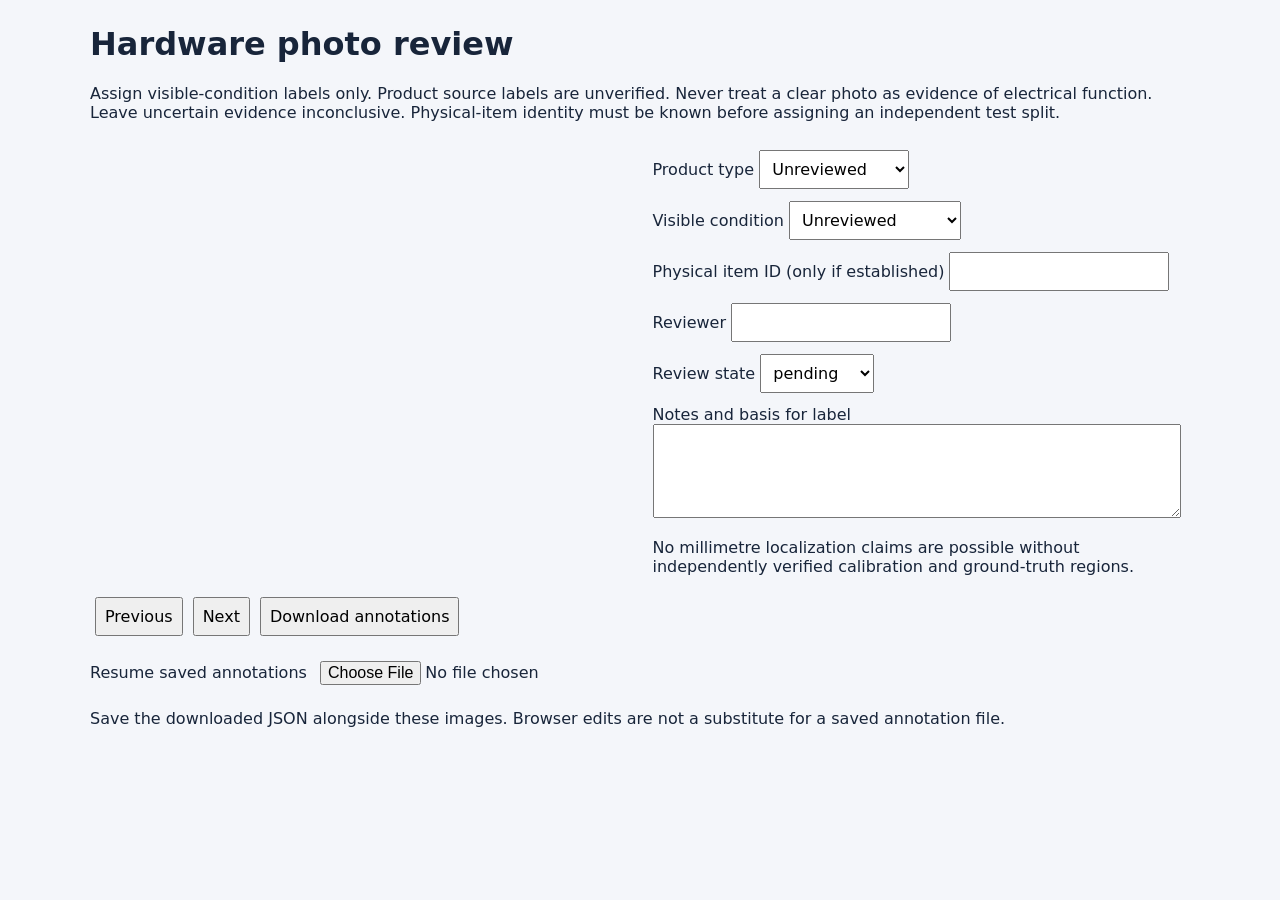
<file: evaluation/templates/images.html>
<!doctype html><meta charset="utf-8"><title>SmartRMA image annotation review</title><style>body{font:16px system-ui;max-width:1100px;margin:25px auto;background:#f4f6fa;color:#18253a}main{display:grid;grid-template-columns:1fr 1fr;gap:25px}img{width:100%;max-height:650px;object-fit:contain;background:white}label{display:block;margin:12px 0}input,select,textarea,button{font:inherit;padding:8px;max-width:100%}textarea{width:95%}button{margin:5px}small{display:block}#status{font-weight:bold}</style><h1>Hardware photo review</h1><p>Assign visible-condition labels only. Product source labels are unverified. Never treat a clear photo as evidence of electrical function. Leave uncertain evidence inconclusive. Physical-item identity must be known before assigning an independent test split.</p><p id="status"></p><main><div><img id="photo"><p id="source"></p></div><form id="form"><label>Product type <select name="product_type"><option value="">Unreviewed</option><option>graphics_card</option><option>motherboard</option><option>ram</option><option>ssd</option><option>other</option></select></label><label>Visible condition <select name="damage_label"><option value="">Unreviewed</option><option>burnt_socket</option><option>cracked_pcb</option><option>liquid_corrosion</option><option>contact_damage</option><option>clean_reference</option><option>other_damage</option><option>inconclusive</option><option>exclude</option></select></label><label>Physical item ID (only if established) <input name="physical_item_id"></label><label>Reviewer <input name="reviewer"></label><label>Review state <select name="review_state"><option>pending</option><option>approved</option><option>excluded</option></select></label><label>Notes and basis for label <textarea name="notes" rows="4"></textarea></label><p>No millimetre localization claims are possible without independently verified calibration and ground-truth regions.</p></form></main><button id="previous">Previous</button><button id="next">Next</button><button id="download">Download annotations</button><label>Resume saved annotations <input id="import" type="file" accept="application/json,.json"></label><p>Save the downloaded JSON alongside these images. Browser edits are not a substitute for a saved annotation file.</p><script>
const rows=__REVIEW_DATA__;let current=0;const form=document.querySelector('#form');const fields=['product_type','damage_label','physical_item_id','reviewer','review_state','notes'];
function save(){const r=rows[current];for(const f of fields)r[f]=form.elements[f].value||null;if(r.review_state==='approved'&&(!r.product_type||!r.damage_label||!r.reviewer)){alert('Approval requires product, condition and reviewer.');r.review_state='pending';}}
function show(){const r=rows[current];document.querySelector('#photo').src=r.path;document.querySelector('#status').textContent=`Image ${current+1} of ${rows.length} · ${rows.filter(x=>x.review_state==='approved').length} approved labels`;document.querySelector('#source').textContent=`Source type (unverified): ${r.source_product_type} · ${r.source} · ${r.license}`;for(const f of fields)form.elements[f].value=r[f]||'';document.querySelector('#previous').disabled=current===0;document.querySelector('#next').disabled=current===rows.length-1;}
for(const [id,step]of [['previous',-1],['next',1]])document.querySelector('#'+id).onclick=()=>{save();current+=step;show()};form.onsubmit=e=>e.preventDefault();document.querySelector('#download').onclick=()=>{save();const a=document.createElement('a');a.href=URL.createObjectURL(new Blob([JSON.stringify(rows,null,2)],{type:'application/json'}));a.download='image_annotations_reviewed.json';a.click();setTimeout(()=>URL.revokeObjectURL(a.href),1000)};document.querySelector('#import').onchange=async e=>{try{const imported=JSON.parse(await e.target.files[0].text());if(!Array.isArray(imported)||imported.length!==rows.length)throw Error('Wrong annotation set');const byId=new Map(imported.map(r=>[r.id,r]));if(byId.size!==rows.length||rows.some(r=>!byId.has(r.id)))throw Error('Annotation IDs do not match');for(const row of rows){const saved=byId.get(row.id);for(const key of [...fields])if(key in saved)row[key]=saved[key];}current=0;show();}catch(error){alert(error.message)}};show();
</script>
</file>
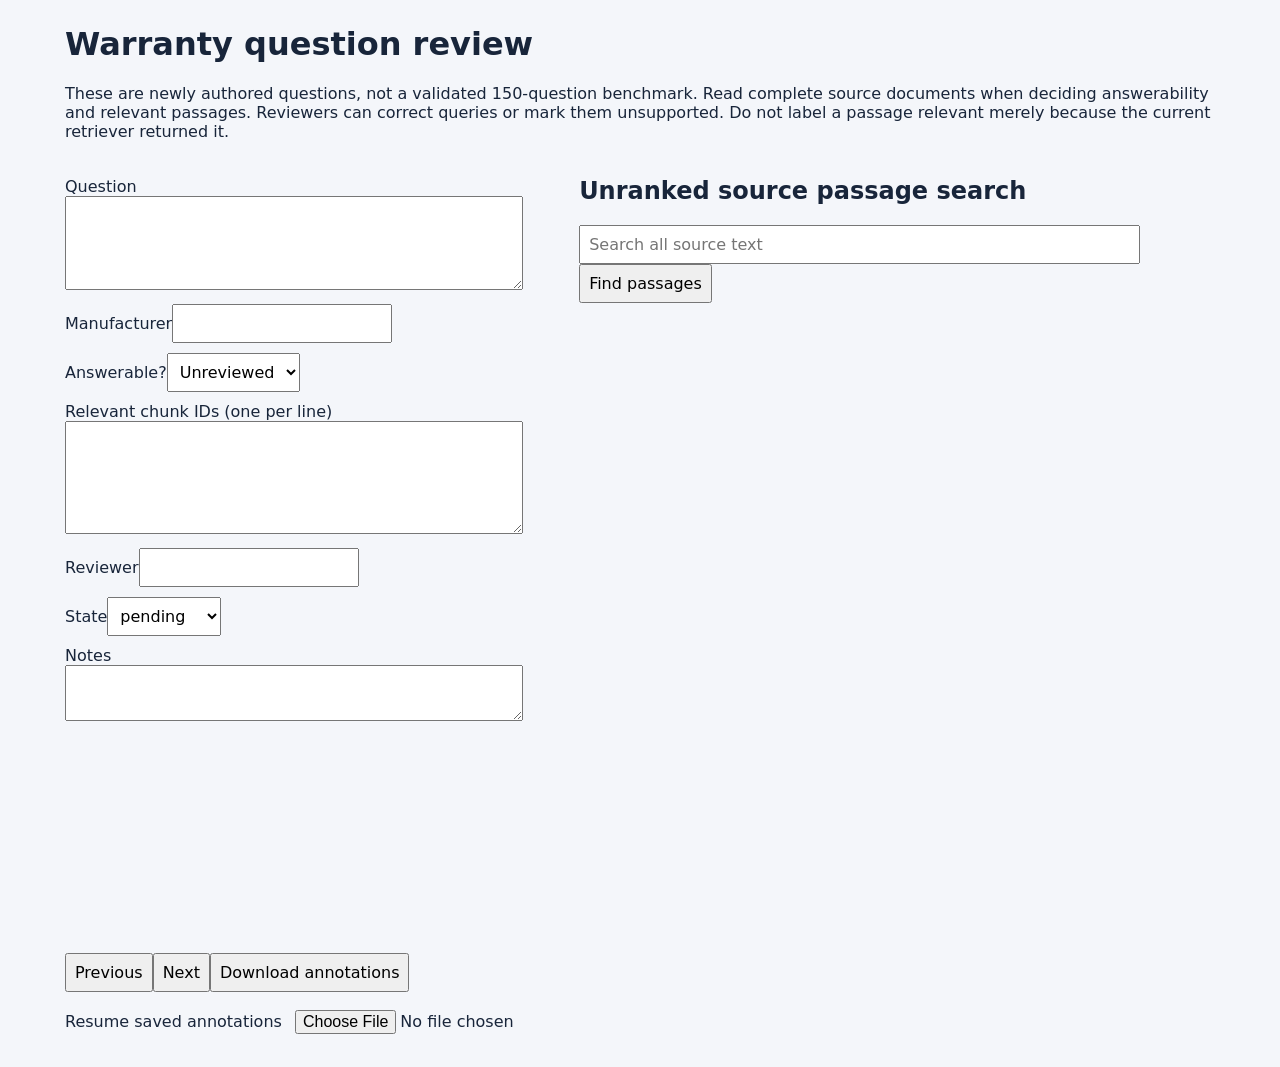
<file: evaluation/templates/policies.html>
<!doctype html><meta charset="utf-8"><title>SmartRMA policy gold-label review</title><style>body{font:16px system-ui;max-width:1150px;margin:25px auto;background:#f4f6fa;color:#18253a}main{display:grid;grid-template-columns:1fr 1.3fr;gap:25px}label{display:block;margin:10px 0}input,select,textarea,button{font:inherit;padding:8px}textarea{width:90%}article{background:white;padding:14px;margin:12px 0}pre{white-space:pre-wrap;font:inherit;font-size:14px}#chunks{height:650px;overflow:auto}#search{width:85%}</style><h1>Warranty question review</h1><p>These are newly authored questions, not a validated 150-question benchmark. Read complete source documents when deciding answerability and relevant passages. Reviewers can correct queries or mark them unsupported. Do not label a passage relevant merely because the current retriever returned it.</p><main><form id="form"><h2 id="position"></h2><label>Question<textarea name="query" rows="4"></textarea></label><label>Manufacturer<input name="manufacturer"></label><label>Answerable?<select name="answerable"><option value="">Unreviewed</option><option value="true">Yes</option><option value="false">No</option></select></label><label>Relevant chunk IDs (one per line)<textarea name="gold" rows="5"></textarea></label><label>Reviewer<input name="reviewer"></label><label>State<select name="review_state"><option>pending</option><option>approved</option><option>excluded</option></select></label><label>Notes<textarea name="notes"></textarea></label></form><div><h2>Unranked source passage search</h2><input id="search" placeholder="Search all source text"><button id="find">Find passages</button><div id="chunks"></div></div></main><button id="previous">Previous</button><button id="next">Next</button><button id="download">Download annotations</button><label>Resume saved annotations <input id="import" type="file" accept="application/json,.json"></label><script>
const data=__REVIEW_DATA__,rows=data.queries;let current=0;const form=document.querySelector('#form');const fields=['query','manufacturer','reviewer','review_state','notes'];
function save(){const q=rows[current];for(const f of fields)q[f]=form.elements[f].value;q.answerable=form.elements.answerable.value===''?null:form.elements.answerable.value==='true';q.relevant_chunk_ids=form.elements.gold.value.split('\n').map(x=>x.trim()).filter(Boolean);if(q.review_state==='approved'&&(!q.reviewer||q.answerable===null||(q.answerable&&!q.relevant_chunk_ids.length)||q.relevant_chunk_ids.some(x=>!data.chunks.some(c=>c.id===x))||(!q.answerable&&q.relevant_chunk_ids.length))){alert('Approval needs a reviewer, answerability and valid gold IDs for answerable questions.');q.review_state='pending';}}
function show(){const q=rows[current];document.querySelector('#position').textContent=`Question ${current+1} of ${rows.length}`;for(const f of fields)form.elements[f].value=q[f]||'';form.elements.answerable.value=q.answerable===null?'':String(q.answerable);form.elements.gold.value=q.relevant_chunk_ids.join('\n');document.querySelector('#previous').disabled=current===0;document.querySelector('#next').disabled=current===rows.length-1;}
document.querySelector('#find').onclick=()=>{const term=document.querySelector('#search').value.toLowerCase(),holder=document.querySelector('#chunks');holder.replaceChildren();if(!term)return;for(const c of data.chunks.filter(c=>c.text.toLowerCase().includes(term)).slice(0,80)){const a=document.createElement('article'),h=document.createElement('b'),t=document.createElement('pre');h.textContent=`${c.manufacturer} · ${c.source_file} · page ${c.page} · ID ${c.id}`;t.textContent=c.text;a.append(h,t);holder.append(a)}};
for(const [id,step]of [['previous',-1],['next',1]])document.querySelector('#'+id).onclick=()=>{save();current+=step;show()};form.onsubmit=e=>e.preventDefault();document.querySelector('#download').onclick=()=>{save();const a=document.createElement('a');a.href=URL.createObjectURL(new Blob([JSON.stringify(rows,null,2)],{type:'application/json'}));a.download='policy_annotations_reviewed.json';a.click();setTimeout(()=>URL.revokeObjectURL(a.href),1000)};document.querySelector('#import').onchange=async e=>{try{const imported=JSON.parse(await e.target.files[0].text());if(!Array.isArray(imported)||imported.length!==rows.length)throw Error('Wrong annotation set');const byId=new Map(imported.map(r=>[r.id,r]));if(byId.size!==rows.length||rows.some(r=>!byId.has(r.id)))throw Error('Annotation IDs do not match');for(const row of rows){const saved=byId.get(row.id);for(const key of [...fields,'answerable','relevant_chunk_ids'])if(key in saved)row[key]=saved[key];}current=0;show();}catch(error){alert(error.message)}};show();
</script>
</file>
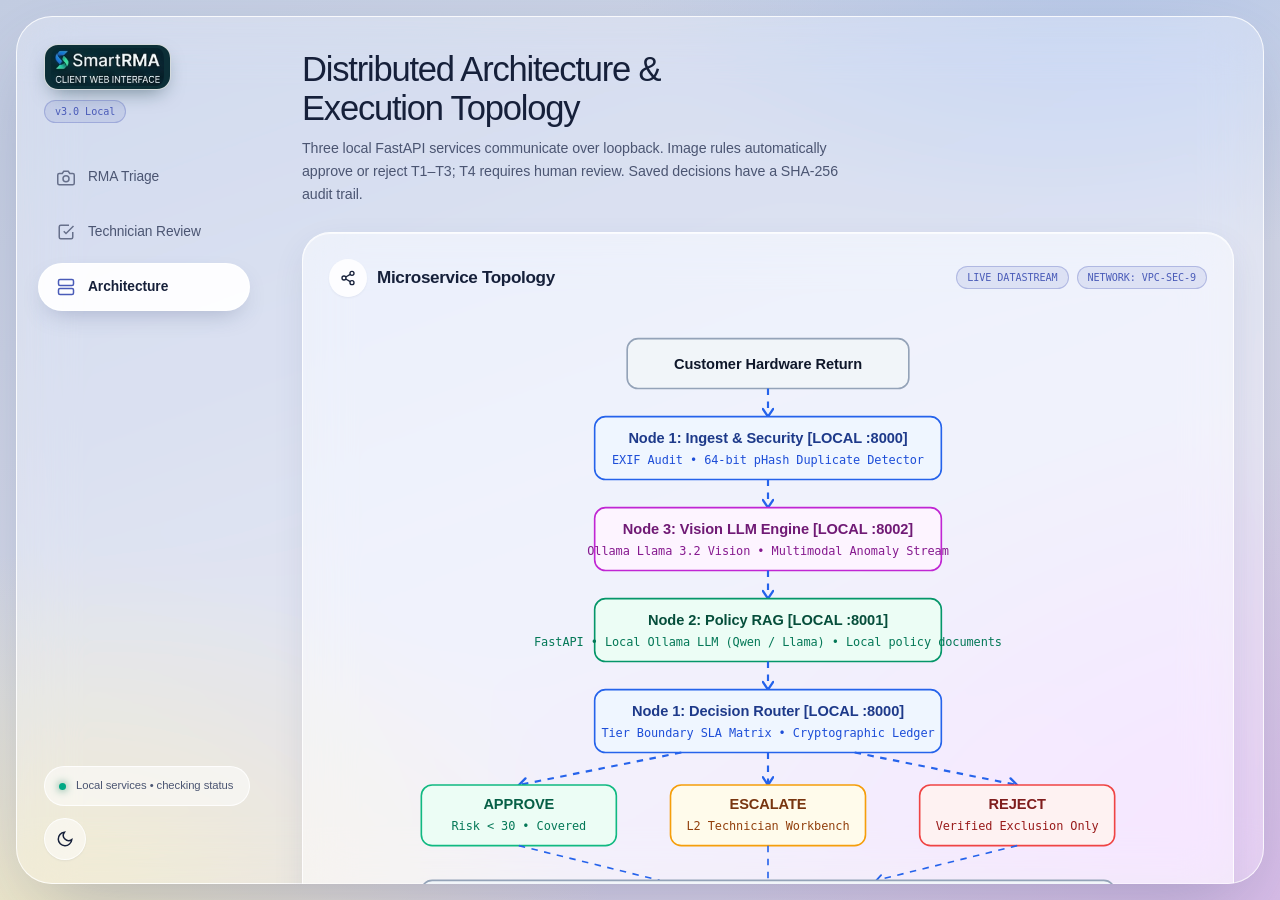
<file: frontend/pages/architecture.html>
<!DOCTYPE html>
<html lang="en" data-theme="light">
<head>
  <meta charset="utf-8">
  <meta name="viewport" content="width=device-width, initial-scale=1, viewport-fit=cover">
  <title>System Architecture &amp; Telemetry Topology | SmartRMA</title>
  <meta name="description" content="Local FastAPI services, Ollama vision and chat, keyword policy retrieval, and tamper-evident audit records.">
  <link rel="icon" type="image/png" href="../assets/smartrma_icon.png">
  <link rel="stylesheet" href="../css/styles.css">
</head>
<body>
  <header>
    <div class="bar">
      <a class="brand-wrapper" href="index.html" title="SmartRMA Client Web Interface">
        <img src="../assets/smartrma_logo.png" alt="SmartRMA Client Web Interface" class="brand-logo-img">
        <span class="brand-pill">v3.0 Local</span>
      </a>

      <nav aria-label="Main Navigation">
        <a href="index.html" id="nav-triage">
          <svg width="15" height="15" viewBox="0 0 24 24" fill="none" stroke="currentColor" stroke-width="2">
            <path d="M23 19a2 2 0 0 1-2 2H3a2 2 0 0 1-2-2V8a2 2 0 0 1 2-2h4l2-3h6l2 3h4a2 2 0 0 1 2 2z"/>
            <circle cx="12" cy="13" r="4"/>
          </svg>
          RMA Triage
        </a>
        <a href="review.html" id="nav-review">
          <svg width="15" height="15" viewBox="0 0 24 24" fill="none" stroke="currentColor" stroke-width="2">
            <path d="M9 11l3 3L22 4"/>
            <path d="M21 12v7a2 2 0 0 1-2 2H5a2 2 0 0 1-2-2V5a2 2 0 0 1 2-2h11"/>
          </svg>
          Technician Review
        </a>
        <a href="architecture.html" aria-current="page" id="nav-arch">
          <svg width="15" height="15" viewBox="0 0 24 24" fill="none" stroke="currentColor" stroke-width="2">
            <rect x="2" y="2" width="20" height="8" rx="2"/>
            <rect x="2" y="14" width="20" height="8" rx="2"/>
            <line x1="6" y1="6" x2="6.01" y2="6"/>
            <line x1="6" y1="18" x2="6.01" y2="18"/>
          </svg>
          Architecture
        </a>
      </nav>

      <div class="header-actions">
        <div class="sys-status-pill">
          <span class="status-dot" style="background:#00A884"></span>
          <span>Local services • checking status</span>
        </div>
        <button id="theme-toggle" class="icon-btn" type="button" aria-label="Toggle theme">
          <svg width="18" height="18" viewBox="0 0 24 24" fill="none" stroke="currentColor" stroke-width="2">
            <circle cx="12" cy="12" r="5"/>
            <line x1="12" y1="1" x2="12" y2="3"/>
            <line x1="12" y1="21" x2="12" y2="23"/>
            <line x1="4.22" y1="4.22" x2="5.64" y2="5.64"/>
            <line x1="18.36" y1="18.36" x2="19.78" y2="19.78"/>
            <line x1="1" y1="12" x2="3" y2="12"/>
            <line x1="21" y1="12" x2="23" y2="12"/>
            <line x1="4.22" y1="19.78" x2="5.64" y2="18.36"/>
            <line x1="18.36" y1="5.64" x2="19.78" y2="4.22"/>
          </svg>
        </button>
      </div>
    </div>
  </header>

  <div class="app-scroll">
  <main>
    <div class="page-header">
      <h1>Distributed Architecture &amp; Execution Topology</h1>
      <p class="sub">Three local FastAPI services communicate over loopback. Image rules automatically approve or reject T1–T3; T4 requires human review. Saved decisions have a SHA-256 audit trail.</p>
    </div>

    <!-- Live System Topology SVG Diagram -->
    <div class="card" style="margin-bottom:24px;overflow:hidden">
      <div class="card-header-bar">
        <div class="card-title-group">
          <div class="card-title-icon">
            <svg width="16" height="16" viewBox="0 0 24 24" fill="none" stroke="currentColor" stroke-width="2">
              <circle cx="18" cy="5" r="3"/>
              <circle cx="6" cy="12" r="3"/>
              <circle cx="18" cy="19" r="3"/>
              <line x1="8.59" y1="13.51" x2="15.42" y2="17.49"/>
              <line x1="15.41" y1="6.51" x2="8.59" y2="10.49"/>
            </svg>
          </div>
          <div>
            <h2>Microservice Topology</h2>
          </div>
        </div>
        <div style="display:flex;align-items:center;gap:8px">
          <span class="mono brand-pill"><span class="status-dot"></span> LIVE DATASTREAM</span>
          <span class="mono brand-pill">NETWORK: VPC-SEC-9</span>
        </div>
      </div>

      <svg class="dg" viewBox="0 0 720 580" role="img" aria-labelledby="dgt">
        <title id="dgt">SmartRMA Data Pipeline: Customer Input -> Intake Gateway -> Vision Engine -> Policy RAG -> Decision Router -> Verdicts -> Tamper-evident Audit Ledger</title>
        <defs>
          <linearGradient id="grad-intake" x1="0" y1="0" x2="1" y2="1">
            <stop offset="0%" stop-color="#1E293B"/>
            <stop offset="100%" stop-color="#0F172A"/>
          </linearGradient>
          <linearGradient id="grad-node1" x1="0" y1="0" x2="1" y2="1">
            <stop offset="0%" stop-color="#1E3A8A"/>
            <stop offset="100%" stop-color="#172554"/>
          </linearGradient>
          <linearGradient id="grad-node3" x1="0" y1="0" x2="1" y2="1">
            <stop offset="0%" stop-color="#701A75"/>
            <stop offset="100%" stop-color="#4A044E"/>
          </linearGradient>
          <linearGradient id="grad-node2" x1="0" y1="0" x2="1" y2="1">
            <stop offset="0%" stop-color="#065F46"/>
            <stop offset="100%" stop-color="#064E3B"/>
          </linearGradient>
          <marker id="ah" viewBox="0 0 10 10" refX="8" refY="5" markerWidth="6" markerHeight="6" orient="auto-start-reverse">
            <path d="M2 1L8 5L2 9" fill="none" stroke="#38BDF8" stroke-width="1.8" stroke-linecap="round" stroke-linejoin="round"/>
          </marker>
        </defs>

        <!-- Customer Input -->
        <g class="flow-node dg-box dg-box-intake">
          <rect x="230" y="20" width="260" height="46" rx="10"/>
          <text class="h" x="360" y="43">Customer Hardware Return</text>
        </g>

        <!-- Line to Node 1 -->
        <line class="ar-pulse" x1="360" y1="66" x2="360" y2="92" stroke-width="2" marker-end="url(#ah)"/>

        <!-- Node 1: Intake & Security -->
        <g class="flow-node dg-box dg-box-node1">
          <rect x="200" y="92" width="320" height="58" rx="10"/>
          <text class="h" x="360" y="112">Node 1: Ingest &amp; Security [LOCAL :8000]</text>
          <text class="s" x="360" y="132">EXIF Audit &bull; 64-bit pHash Duplicate Detector</text>
        </g>

        <!-- Line to Node 3 -->
        <line class="ar-pulse" x1="360" y1="150" x2="360" y2="176" stroke-width="2" marker-end="url(#ah)"/>

        <!-- Node 3: Vision Engine -->
        <g class="flow-node dg-box dg-box-node3">
          <rect x="200" y="176" width="320" height="58" rx="10"/>
          <text class="h" x="360" y="196">Node 3: Vision LLM Engine [LOCAL :8002]</text>
          <text class="s" x="360" y="216">Ollama Llama 3.2 Vision &bull; Multimodal Anomaly Stream</text>
        </g>

        <!-- Line to Node 2 -->
        <line class="ar-pulse" x1="360" y1="234" x2="360" y2="260" stroke-width="2" marker-end="url(#ah)"/>

        <!-- Node 2: Policy RAG -->
        <g class="flow-node dg-box dg-box-node2">
          <rect x="200" y="260" width="320" height="58" rx="10"/>
          <text class="h" x="360" y="280">Node 2: Policy RAG [LOCAL :8001]</text>
          <text class="s" x="360" y="300">FastAPI &bull; Local Ollama LLM (Qwen / Llama) &bull; Local policy documents</text>
        </g>

        <!-- Line to Node 1 Decision -->
        <line class="ar-pulse" x1="360" y1="318" x2="360" y2="344" stroke-width="2" marker-end="url(#ah)"/>

        <!-- Node 1: Decision Engine -->
        <g class="flow-node dg-box dg-box-node1">
          <rect x="200" y="344" width="320" height="58" rx="10"/>
          <text class="h" x="360" y="364">Node 1: Decision Router [LOCAL :8000]</text>
          <text class="s" x="360" y="384">Tier Boundary SLA Matrix &bull; Cryptographic Ledger</text>
        </g>

        <!-- Branched Outcomes -->
        <line class="ar-pulse" x1="280" y1="402" x2="130" y2="432" stroke-width="2" marker-end="url(#ah)"/>
        <line class="ar-pulse" x1="360" y1="402" x2="360" y2="432" stroke-width="2" marker-end="url(#ah)"/>
        <line class="ar-pulse" x1="440" y1="402" x2="590" y2="432" stroke-width="2" marker-end="url(#ah)"/>

        <!-- Outcome 1: Approve -->
        <g class="flow-node dg-box dg-box-approve">
          <rect x="40" y="432" width="180" height="56" rx="10"/>
          <text class="h" x="130" y="450">APPROVE</text>
          <text class="s" x="130" y="470">Risk &lt; 30 &bull; Covered</text>
        </g>

        <!-- Outcome 2: Escalate -->
        <g class="flow-node dg-box dg-box-escalate">
          <rect x="270" y="432" width="180" height="56" rx="10"/>
          <text class="h" x="360" y="450">ESCALATE</text>
          <text class="s" x="360" y="470">L2 Technician Workbench</text>
        </g>

        <!-- Outcome 3: Reject -->
        <g class="flow-node dg-box dg-box-reject">
          <rect x="500" y="432" width="180" height="56" rx="10"/>
          <text class="h" x="590" y="450">REJECT</text>
          <text class="s" x="590" y="470">Verified Exclusion Only</text>
        </g>

        <!-- Lines to Ledger -->
        <line class="ar-pulse" x1="130" y1="488" x2="260" y2="520" stroke-width="1.5"/>
        <line class="ar-pulse" x1="360" y1="488" x2="360" y2="520" stroke-width="1.5"/>
        <line class="ar-pulse" x1="590" y1="488" x2="460" y2="520" stroke-width="1.5" marker-end="url(#ah)"/>

        <!-- Append-Only Audit Ledger -->
        <g class="flow-node dg-box dg-box-ledger">
          <rect x="40" y="520" width="640" height="44" rx="10"/>
          <text class="h" x="360" y="542">Append-Only Cryptographic Audit Ledger &bull; Customer Notification</text>
        </g>
      </svg>
    </div>

    <!-- 3 Container Microservices Specifications -->
    <div class="g3">
      <div class="card" id="card-node1" style="border:1px solid rgba(0, 168, 132, 0.5);box-shadow:0 0 16px rgba(0,168,132,0.08)">
        <div style="display:flex;align-items:center;justify-content:space-between;margin-bottom:12px">
          <span class="mono brand-pill" id="pill-node1" style="color:#00A884;background:rgba(0,168,132,0.16);border-color:rgba(0,168,132,0.4)">PORT :8000 &bull; CHECKING</span>
          <span class="status-dot" id="dot-node1" style="background:#00A884"></span>
        </div>
        <h2>Node 1: Gateway &amp; Router</h2>
        <div class="chips" style="margin:8px 0 12px">
          <span class="chip-tag" id="status-node1" style="color:#00A884;border-color:rgba(0,168,132,0.4)">Status: Checking</span>
          <span class="chip-tag">FastAPI</span>
          <span class="chip-tag">pHash Engine</span>
          <span class="chip-tag">SHA-256 Ledger</span>
        </div>
        <p style="font-size:0.84rem;color:var(--text-secondary);margin-bottom:12px">
          <strong style="color:#00A884">Service role:</strong> Live FastAPI service listening on port 8000. Handles EXIF camera audits, 64-bit pHash duplicate detection, and deterministic SLA tier routing.
        </p>
        <ul style="padding-left:18px;font-size:0.82rem;color:var(--text-secondary);display:flex;flex-direction:column;gap:5px">
          <li>64-bit DCT perceptual hash (pHash) similarity check against prior submissions</li>
          <li>Camera EXIF and editing software audit (Photoshop, GIMP)</li>
          <li>Orchestrates policy queries with Node 2 and telemetry with Node 3</li>
          <li>SHA-256 hash chaining and verification (tamper-evident, not digitally signed)</li>
        </ul>
      </div>

      <div class="card" id="card-node3" style="border:1px solid rgba(0, 168, 132, 0.5);box-shadow:0 0 16px rgba(0,168,132,0.08)">
        <div style="display:flex;align-items:center;justify-content:space-between;margin-bottom:12px">
          <span class="mono brand-pill" id="pill-node3" style="color:#00A884;background:rgba(0,168,132,0.16);border-color:rgba(0,168,132,0.4)">PORT :8002 &bull; CHECKING</span>
          <span class="status-dot" id="dot-node3" style="background:#00A884"></span>
        </div>
        <h2>Node 3: Vision Telemetry</h2>
        <div class="chips" style="margin:8px 0 12px">
          <span class="chip-tag" id="status-node3" style="color:#00A884;border-color:rgba(0,168,132,0.4)">Status: Checking</span>
          <span class="chip-tag">FastAPI</span>
          <span class="chip-tag">Qwen3-VL Instruct</span>
          <span class="chip-tag">Multimodal LLM</span>
        </div>
        <p style="font-size:0.84rem;color:var(--text-secondary);margin-bottom:12px">
          <strong style="color:#00A884">Service role:</strong> Live FastAPI multimodal inspection service listening on port 8002. Powered by local Vision LLM (<code class="mono">qwen3-vl:8b-instruct</code>, with installed local fallbacks) for photo condition observations and per-view evidence.
        </p>
        <ul style="padding-left:18px;font-size:0.82rem;color:var(--text-secondary);display:flex;flex-direction:column;gap:5px">
          <li>Image format, size, and decompression validation</li>
          <li>Vision LLM condition observations and optional readable identity text</li>
          <li>Model-estimated scores are not calibrated measurements; unreadable identity text remains unverified</li>
          <li>Gateway receives vision evidence before retrieving policy context</li>
        </ul>
      </div>

      <div class="card" id="card-node2" style="border:1px solid rgba(0, 168, 132, 0.5);box-shadow:0 0 16px rgba(0,168,132,0.08)">
        <div style="display:flex;align-items:center;justify-content:space-between;margin-bottom:12px">
          <span class="mono brand-pill" id="pill-node2" style="color:#00A884;background:rgba(0,168,132,0.16);border-color:rgba(0,168,132,0.4)">PORT :8001 &bull; CHECKING</span>
          <span class="status-dot" id="dot-node2" style="background:#00A884"></span>
        </div>
        <h2>Node 2: Policy RAG Engine</h2>
        <div class="chips" style="margin:8px 0 12px">
          <span class="chip-tag" id="status-node2" style="color:#00A884;border-color:rgba(0,168,132,0.4)">Status: Checking</span>
          <span class="chip-tag">FastAPI</span>
          <span class="chip-tag">Ollama LLM</span>
          <span class="chip-tag"><span id="policy-chunk-count">Loading index…</span></span>
        </div>
        <p style="font-size:0.84rem;color:var(--text-secondary);margin-bottom:12px">
          <strong style="color:#00A884">Service role:</strong> Live FastAPI service listening on port 8001. Uses the local policy index and installed Ollama chat models. Model availability is checked above.
        </p>
        <ul style="padding-left:18px;font-size:0.82rem;color:var(--text-secondary);display:flex;flex-direction:column;gap:5px">
          <li>Manufacturer-filtered keyword scoring over the local policy index</li>
          <li>Local Ollama reasoning with empathetic, polite tone and strict boundaries</li>
          <li>Customer Induced Damage (CID) &amp; physical fracture rule verification</li>
          <li>Zero-claim guardrail: courteous deferral to human RMA representative when unindexed</li>
        </ul>
      </div>
    </div>

    <!-- Decision Tier Specifications Table -->
    <div class="card tw" style="margin-top:24px">
      <div class="card-header-bar">
        <div class="card-title-group">
          <div class="card-title-icon">
            <svg width="16" height="16" viewBox="0 0 24 24" fill="none" stroke="currentColor" stroke-width="2">
              <polygon points="12 2 2 7 12 12 22 7 12 2"/>
              <polyline points="2 17 12 22 22 17"/>
              <polyline points="2 12 12 17 22 12"/>
            </svg>
          </div>
          <div>
            <h2>Decision Tier Matrix Specifications</h2>
          </div>
        </div>
        <span class="mono brand-pill">SLA RULES v3.0</span>
      </div>

      <table>
        <thead>
          <tr>
            <th>Tier</th>
            <th>Value Bracket</th>
            <th>Decision checks</th>
            <th>Automated Determination Boundary</th>
          </tr>
        </thead>
        <tbody>
          <tr>
            <td><b class="mono brand-pill">T1</b></td>
            <td class="mono">Under $300</td>
            <td>Visible image condition, similarity and editing checks; identity is advisory</td>
            <td>Auto-approve clean evidence at risk under 30 and confidence ≥85%; otherwise reject with reason</td>
          </tr>
          <tr>
            <td><b class="mono brand-pill">T2</b></td>
            <td class="mono">$300 to $1,000</td>
            <td>AI condition grading, similarity/editing checks, policy advisory</td>
            <td>Automatic approval/rejection; approval confidence must be ≥85%</td>
          </tr>
          <tr>
            <td><b class="mono brand-pill">T3</b></td>
            <td class="mono">$1,000 to $2,500</td>
            <td>T2 checks with a higher confidence threshold</td>
            <td>Automatic approval/rejection; approval confidence must be ≥95%</td>
          </tr>
          <tr>
            <td><b class="mono brand-pill">T4</b></td>
            <td class="mono">Over $2,500</td>
            <td>Mandatory human review above $2,500</td>
            <td>Mandatory technician decision; no automatic approval or rejection</td>
          </tr>
        </tbody>
      </table>
    </div>

    <!-- Fault-Tolerance & Circuit-Breaker Matrix -->
    <div class="card tw" style="margin-top:20px">
      <div class="card-header-bar">
        <div class="card-title-group">
          <div class="card-title-icon" style="background:var(--warning-subtle);color:var(--warning-text)">
            <svg width="16" height="16" viewBox="0 0 24 24" fill="none" stroke="currentColor" stroke-width="2">
              <path d="M10.29 3.86L1.82 18a2 2 0 0 0 1.71 3h16.94a2 2 0 0 0 1.71-3L13.71 3.86a2 2 0 0 0-3.42 0z"/>
              <line x1="12" y1="9" x2="12" y2="13"/>
              <line x1="12" y1="17" x2="12.01" y2="17"/>
            </svg>
          </div>
          <div>
            <h2>Fail-Safe Circuit Breaker Matrix</h2>
          </div>
        </div>
        <span class="mono brand-pill">FAIL-SAFE PROTOCOL</span>
      </div>

      <table>
        <thead>
          <tr>
            <th>System Anomaly / Degradation Condition</th>
            <th>Fail-Safe Routing Behavior</th>
            <th>Compliance Policy</th>
          </tr>
        </thead>
        <tbody>
          <tr>
            <td><b>Local service or model unavailable</b></td>
            <td>T1–T3 automatically reject with a retry reason; T4 stays in human review</td>
            <td>A service failure does not prove damage or fraud</td>
          </tr>
          <tr>
            <td><b>Degraded Photo Quality / Glare</b></td>
            <td>Inconclusive findings request new evidence in T1–T3; only T4 requires human review</td>
            <td>No automatic approval on unassessed evidence</td>
          </tr>
          <tr>
            <td><b>Serial Barcode Tamper / Mismatch</b></td>
            <td>Hard freeze; automatic fraud investigation flag raised</td>
            <td>Zero automated approval authorized</td>
          </tr>
          <tr>
            <td><b>Low Model Confidence (&lt; Threshold)</b></td>
            <td>T4 and optional re-evaluation use the workbench with recorded image findings</td>
            <td>Never auto-reject without forensic confirmation</td>
          </tr>
        </tbody>
      </table>
    </div>
  </main>

  <footer class="app-footer">
    <div class="footer-inner">
      <div class="footer-brand">
        <img src="../assets/smartrma_logo.png" alt="SmartRMA Logo" class="footer-logo">
        <p>Enterprise Autonomous Hardware Triage, Vision Telemetry &amp; Cryptographic RMA Ledger.</p>
      </div>
      <div class="footer-meta">
        <span class="mono">SmartRMA Client Web Interface &bull; Distributed Topology v3.0</span>
        <span class="mono" style="color:var(--text-muted)">Nodes 1, 2 &amp; 3 Microservice Cluster Active</span>
      </div>
    </div>
  </footer>
  </div>

  <script src="../js/common.js"></script>
  <script>
    async function pollMicroservicesHealth() {
      const host=location.hostname || '127.0.0.1';
      await Promise.all([{id:'node1',port:8000},{id:'node2',port:8001},{id:'node3',port:8002}].map(async ep=>{
        const pill=document.getElementById(`pill-${ep.id}`);
        const status=document.getElementById(`status-${ep.id}`);
        const dot=document.getElementById(`dot-${ep.id}`);
        let message='OFFLINE';let color='#EF4444';
        try {
          const start=performance.now();
          const data=await fetchJson(`http://${host}:${ep.port}/health`,{},8000);
          message=data.inference_state==='untested'?'ONLINE • INFERENCE NOT YET TESTED':data.inference_ready===false?'ONLINE • LOCAL MODEL UNAVAILABLE':`ONLINE (${Math.round(performance.now()-start)}ms health check)`;
          color=data.inference_ready===false?'#F59E0B':'#00A884';
          if(ep.id==='node2')document.getElementById('policy-chunk-count').textContent=`${data.indexed_chunks} policy chunks`;
        } catch {}
        if(pill){pill.textContent=`PORT :${ep.port} • ${message}`;pill.style.color=color;}
        if(status)status.textContent=`Status: ${message}`;
        if(dot)dot.style.background=color;
      }));
    }
    document.addEventListener('DOMContentLoaded',()=>{pollMicroservicesHealth();setInterval(pollMicroservicesHealth,10000);});
  </script>
</body>
</html>
</file>
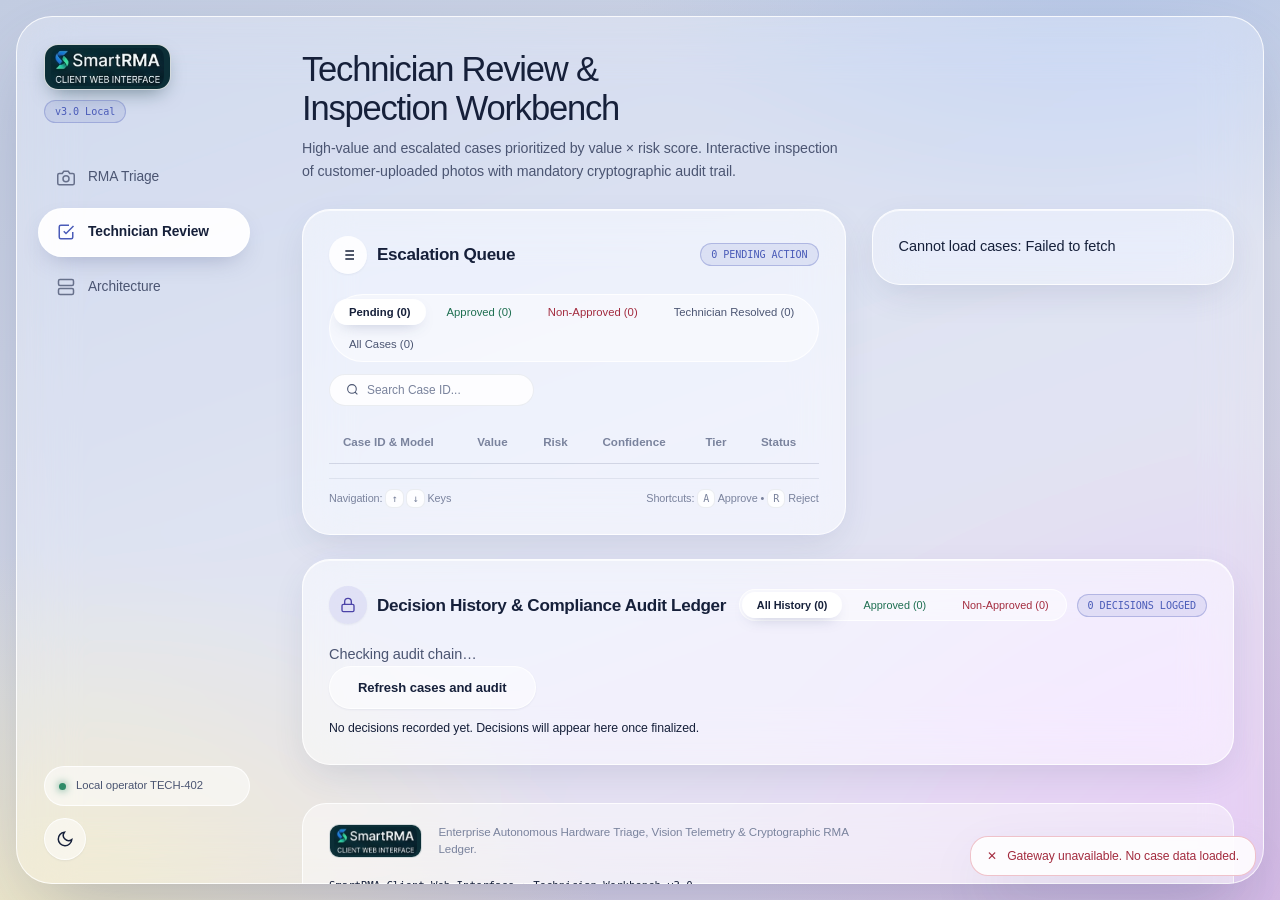
<file: frontend/pages/review.html>
<!DOCTYPE html>
<html lang="en" data-theme="light">
<head>
  <meta charset="utf-8">
  <meta name="viewport" content="width=device-width, initial-scale=1, viewport-fit=cover">
  <title>Technician Review Workbench | SmartRMA</title>
  <meta name="description" content="Operations workbench for technician inspection, golden sample comparator, and audit-compliant RMA overrides.">
  <link rel="icon" type="image/png" href="../assets/smartrma_icon.png">
  <link rel="stylesheet" href="../css/styles.css">
</head>
<body>
  <header>
    <div class="bar">
      <a class="brand-wrapper" href="index.html" title="SmartRMA Client Web Interface">
        <img src="../assets/smartrma_logo.png" alt="SmartRMA Client Web Interface" class="brand-logo-img">
        <span class="brand-pill">v3.0 Local</span>
      </a>

      <nav aria-label="Main Navigation">
        <a href="index.html" id="nav-triage">
          <svg width="15" height="15" viewBox="0 0 24 24" fill="none" stroke="currentColor" stroke-width="2">
            <path d="M23 19a2 2 0 0 1-2 2H3a2 2 0 0 1-2-2V8a2 2 0 0 1 2-2h4l2-3h6l2 3h4a2 2 0 0 1 2 2z"/>
            <circle cx="12" cy="13" r="4"/>
          </svg>
          RMA Triage
        </a>
        <a href="review.html" aria-current="page" id="nav-review">
          <svg width="15" height="15" viewBox="0 0 24 24" fill="none" stroke="currentColor" stroke-width="2">
            <path d="M9 11l3 3L22 4"/>
            <path d="M21 12v7a2 2 0 0 1-2 2H5a2 2 0 0 1-2-2V5a2 2 0 0 1 2-2h11"/>
          </svg>
          Technician Review
        </a>
        <a href="architecture.html" id="nav-arch">
          <svg width="15" height="15" viewBox="0 0 24 24" fill="none" stroke="currentColor" stroke-width="2">
            <rect x="2" y="2" width="20" height="8" rx="2"/>
            <rect x="2" y="14" width="20" height="8" rx="2"/>
            <line x1="6" y1="6" x2="6.01" y2="6"/>
            <line x1="6" y1="18" x2="6.01" y2="18"/>
          </svg>
          Architecture
        </a>
      </nav>

      <div class="header-actions">
        <div class="sys-status-pill">
          <span class="status-dot"></span>
          <span>Local operator TECH-402</span>
        </div>
        <button id="btn-purge-audits" class="btn r" style="font-size:0.75rem;padding:6px 12px;display:none;align-items:center;gap:6px" type="button" title="Purge all audit records and clear review workbench">
          <svg width="13" height="13" viewBox="0 0 24 24" fill="none" stroke="currentColor" stroke-width="2">
            <polyline points="3 6 5 6 21 6"/>
            <path d="M19 6v14a2 2 0 0 1-2 2H7a2 2 0 0 1-2-2V6m3 0V4a2 2 0 0 1 2-2h4a2 2 0 0 1 2 2v2"/>
          </svg>
          <span>Delete All Audits</span>
        </button>
        <button id="theme-toggle" class="icon-btn" type="button" aria-label="Toggle theme">
          <svg width="18" height="18" viewBox="0 0 24 24" fill="none" stroke="currentColor" stroke-width="2">
            <circle cx="12" cy="12" r="5"/>
            <line x1="12" y1="1" x2="12" y2="3"/>
            <line x1="12" y1="21" x2="12" y2="23"/>
            <line x1="4.22" y1="4.22" x2="5.64" y2="5.64"/>
            <line x1="18.36" y1="18.36" x2="19.78" y2="19.78"/>
            <line x1="1" y1="12" x2="3" y2="12"/>
            <line x1="21" y1="12" x2="23" y2="12"/>
            <line x1="4.22" y1="19.78" x2="5.64" y2="18.36"/>
            <line x1="18.36" y1="5.64" x2="19.78" y2="4.22"/>
          </svg>
        </button>
      </div>
    </div>
  </header>

  <div class="app-scroll">
  <main>
    <div class="page-header">
      <h1>Technician Review &amp; Inspection Workbench</h1>
      <p class="sub">High-value and escalated cases prioritized by value &times; risk score. Interactive inspection of customer-uploaded photos with mandatory cryptographic audit trail.</p>
    </div>

    <!-- Clean Empty State: Displayed when there are no cases or audits to show -->
    <div id="empty-workbench" class="empty-workbench-view" style="display:none">
      <div class="empty-workbench-card">
        <div class="empty-icon-box">
          <svg width="40" height="40" viewBox="0 0 24 24" fill="none" stroke="currentColor" stroke-width="1.8">
            <rect x="3" y="4" width="18" height="16" rx="3"/>
            <line x1="8" y1="10" x2="16" y2="10"/>
            <line x1="8" y1="14" x2="12" y2="14"/>
          </svg>
        </div>
        <h2>No Cases or Audits to Display</h2>
        <p>The technician review queue is currently empty. Real cases submitted through the RMA Triage bay will appear here automatically for inspection and decisioning.</p>
        <div class="empty-actions">
          <a href="index.html" class="btn g" style="text-decoration:none;display:inline-flex;align-items:center;gap:6px">
            <svg width="15" height="15" viewBox="0 0 24 24" fill="none" stroke="currentColor" stroke-width="2.5">
              <path d="M23 19a2 2 0 0 1-2 2H3a2 2 0 0 1-2-2V8a2 2 0 0 1 2-2h4l2-3h6l2 3h4a2 2 0 0 1 2 2z"/>
              <circle cx="12" cy="13" r="4"/>
            </svg>
            <span>Open RMA Triage Bay</span>
          </a>
        </div>
      </div>
    </div>

    <div class="g2" id="workbench-grid">
      <!-- Left Column: Operations Queue -->
      <div class="card tw">
        <div class="card-header-bar">
          <div class="card-title-group">
            <div class="card-title-icon">
              <svg width="16" height="16" viewBox="0 0 24 24" fill="none" stroke="currentColor" stroke-width="2">
                <line x1="8" y1="6" x2="21" y2="6"/>
                <line x1="8" y1="12" x2="21" y2="12"/>
                <line x1="8" y1="18" x2="21" y2="18"/>
                <line x1="3" y1="6" x2="3.01" y2="6"/>
                <line x1="3" y1="12" x2="3.01" y2="12"/>
                <line x1="3" y1="18" x2="3.01" y2="18"/>
              </svg>
            </div>
            <div>
              <h2>Escalation Queue</h2>
            </div>
          </div>
          <span class="mono brand-pill" id="queue-count">0 PENDING ACTION</span>
        </div>

        <!-- Queue Toolbar -->
        <div class="queue-toolbar">
          <div class="queue-tabs">
            <button class="q-tab active" data-filter="pending">Pending (<span id="tab-pending-count">0</span>)</button>
            <button class="q-tab" data-filter="approved" style="color:var(--success-text)">Approved (<span id="tab-approved-count">0</span>)</button>
            <button class="q-tab" data-filter="rejected" style="color:var(--danger-text)">Non-Approved (<span id="tab-rejected-count">0</span>)</button>
            <button class="q-tab" data-filter="resolved">Technician Resolved (<span id="tab-resolved-count">0</span>)</button>
            <button class="q-tab" data-filter="all">All Cases (<span id="tab-all-count">0</span>)</button>
          </div>
          <div class="search-box">
            <svg width="13" height="13" viewBox="0 0 24 24" fill="none" stroke="currentColor" stroke-width="2">
              <circle cx="11" cy="11" r="8"/>
              <line x1="21" y1="21" x2="16.65" y2="16.65"/>
            </svg>
            <input type="text" id="q-search" placeholder="Search Case ID...">
          </div>
        </div>

        <table>
          <thead>
            <tr>
              <th>Case ID &amp; Model</th>
              <th>Value</th>
              <th>Risk</th>
              <th>Confidence</th>
              <th>Tier</th>
              <th>Status</th>
            </tr>
          </thead>
          <tbody id="q"></tbody>
        </table>

        <div style="margin-top:14px;padding-top:10px;border-top:1px solid var(--border-subtle);display:flex;align-items:center;justify-content:space-between;font-size:0.75rem;color:var(--text-muted)">
          <span>Navigation: <span class="kbd">&uarr;</span> <span class="kbd">&darr;</span> Keys</span>
          <span>Shortcuts: <span class="kbd">A</span> Approve &bull; <span class="kbd">R</span> Reject</span>
        </div>
      </div>

      <!-- Right Column: Hardware Inspection Viewport & Override -->
      <div class="card" id="d">
        <!-- Injected via review.js -->
      </div>
    </div>

    <!-- Immutable Audit Ledger & History on Same Page -->
    <div class="card" id="audit-ledger-card" style="margin-top:24px">
      <div class="card-header-bar">
        <div class="card-title-group">
          <div class="card-title-icon" style="background:var(--info-subtle);color:var(--info-text)">
            <svg width="16" height="16" viewBox="0 0 24 24" fill="none" stroke="currentColor" stroke-width="2">
              <rect x="3" y="11" width="18" height="11" rx="2" ry="2"/>
              <path d="M7 11V7a5 5 0 0 1 10 0v4"/>
            </svg>
          </div>
          <div>
            <h2>Decision History &amp; Compliance Audit Ledger</h2>
          </div>
        </div>
        <div style="display:flex;align-items:center;gap:10px;flex-wrap:wrap">
          <div class="queue-tabs" style="margin:0;padding:2px">
            <button class="audit-filter-btn active" data-filter="all">All History (<span id="audit-all-count">0</span>)</button>
            <button class="audit-filter-btn" data-filter="approved" style="color:var(--success-text)">Approved (<span id="audit-approved-count">0</span>)</button>
            <button class="audit-filter-btn" data-filter="rejected" style="color:var(--danger-text)">Non-Approved (<span id="audit-rejected-count">0</span>)</button>
          </div>
          <span class="mono brand-pill" id="history-badge">0 DECISIONS LOGGED</span>
        </div>
      </div>
      <p id="audit-integrity" role="status">Checking audit chain…</p>
      <button id="btn-refresh" class="btn btn-outline" type="button">Refresh cases and audit</button>
      <div id="log" class="audit-log-feed">
        <div class="mu" style="font-size:0.85rem">No decisions recorded yet. Decisions will appear here once finalized.</div>
      </div>
    </div>
  </main>

  <footer class="app-footer">
    <div class="footer-inner">
      <div class="footer-brand">
        <img src="../assets/smartrma_logo.png" alt="SmartRMA Logo" class="footer-logo">
        <p>Enterprise Autonomous Hardware Triage, Vision Telemetry &amp; Cryptographic RMA Ledger.</p>
      </div>
      <div class="footer-meta">
        <span class="mono">SmartRMA Client Web Interface &bull; Technician Workbench v3.0</span>
        <span class="mono" style="color:var(--text-muted)">SHA-256 Tamper-Evident Ledger Integrity Active</span>
      </div>
    </div>
  </footer>
  </div>

  <script src="../js/common.js"></script>
  <script src="../js/review.js"></script>
</body>
</html>
</file>
<file: frontend/css/styles.css>
/* SmartRMA Design System - Hardware RMA & Vision Telemetry Workbench */

:root,
[data-theme="light"] {
  /* Frosted-glass light theme (default) */
  --bg-canvas: #D3D9E8;
  --bg-subtle: rgba(255, 255, 255, 0.46);
  --bg-card: rgba(255, 255, 255, 0.52);
  --bg-card-hover: rgba(255, 255, 255, 0.72);
  --bg-elevated: rgba(255, 255, 255, 0.86);
  --bg-glass: rgba(255, 255, 255, 0.55);
  --bg-panel: rgba(255, 255, 255, 0.36);
  --bg-surface: rgba(255, 255, 255, 0.5);
  --bg-hover: rgba(255, 255, 255, 0.7);

  --border: rgba(52, 64, 104, 0.16);
  --border-subtle: rgba(52, 64, 104, 0.09);
  --border-default: rgba(52, 64, 104, 0.16);
  --border-focus: #4A5BB8;
  --glass-edge: rgba(255, 255, 255, 0.82);

  --text-primary: #16203A;
  --text-secondary: #4B5572;
  --text-muted: #7A839D;
  --text-inverse: #FFFFFF;

  --accent: #4A5BB8;
  --accent-rgb: 74, 91, 184;
  --accent-hover: #3B4A9E;
  --accent-subtle: rgba(74, 91, 184, 0.11);
  --accent-border: rgba(74, 91, 184, 0.3);
  --accent-glow: rgba(74, 91, 184, 0.22);

  --success: #2E8B68;
  --success-subtle: rgba(46, 139, 104, 0.12);
  --success-border: rgba(46, 139, 104, 0.32);
  --success-text: #1E6F51;

  --warning: #C98A1B;
  --warning-subtle: rgba(201, 138, 27, 0.13);
  --warning-border: rgba(201, 138, 27, 0.34);
  --warning-text: #8A5709;

  --danger: #D0475A;
  --danger-subtle: rgba(208, 71, 90, 0.11);
  --danger-border: rgba(208, 71, 90, 0.32);
  --danger-text: #A32C3F;

  --info: #6B63C9;
  --info-subtle: rgba(107, 99, 201, 0.12);
  --info-border: rgba(107, 99, 201, 0.3);
  --info-text: #4B43A8;

  --shadow-sm: 0 1px 2px rgba(60, 72, 120, 0.08);
  --shadow-md: 0 12px 36px -8px rgba(60, 72, 120, 0.16), inset 0 1px 0 rgba(255, 255, 255, 0.7);
  --shadow-lg: 0 24px 60px -12px rgba(60, 72, 120, 0.24), inset 0 1px 0 rgba(255, 255, 255, 0.7);
  --shadow-glow: 0 0 24px -4px var(--accent-glow);

  --page-bg:
    radial-gradient(900px 620px at 4% 104%, rgba(240, 233, 196, 0.95), transparent 62%),
    radial-gradient(900px 720px at 100% 100%, rgba(216, 188, 232, 0.95), transparent 62%),
    radial-gradient(800px 560px at 86% -8%, rgba(176, 196, 232, 0.85), transparent 60%),
    linear-gradient(160deg, #C3CDE2 0%, #D7DBEA 52%, #DDD0E8 100%);
  --frame-bg: rgba(255, 255, 255, 0.26);
  --frame-shadow: 0 30px 80px -20px rgba(60, 72, 120, 0.35);

  --btn-bg: linear-gradient(180deg, #2D3860 0%, #1A2240 100%);
  --btn-fg: #FFFFFF;
  --btn-shadow: 0 10px 22px -6px rgba(26, 34, 64, 0.5);
  --nav-active-bg: rgba(255, 255, 255, 0.94);
  --bubble-out-bg: linear-gradient(180deg, #2D3860 0%, #1A2240 100%);
  --bubble-out-fg: #FFFFFF;
  --console-bg: #121830;
  --scrim: rgba(22, 32, 58, 0.55);

  --radius-sm: 10px;
  --radius-md: 16px;
  --radius-lg: 24px;
  --radius-xl: 32px;
  --radius-full: 9999px;

  --font-sans: 'Figtree', -apple-system, BlinkMacSystemFont, "Segoe UI", Roboto, sans-serif;
  --font-mono: 'JetBrains Mono', SFMono-Regular, Menlo, Monaco, Consolas, monospace;
}

[data-theme="dark"] {
  /* Frosted-glass night theme */
  --bg-canvas: #12172B;
  --bg-subtle: rgba(255, 255, 255, 0.055);
  --bg-card: rgba(255, 255, 255, 0.075);
  --bg-card-hover: rgba(255, 255, 255, 0.11);
  --bg-elevated: rgba(40, 48, 84, 0.92);
  --bg-glass: rgba(24, 30, 58, 0.6);
  --bg-panel: rgba(255, 255, 255, 0.05);
  --bg-surface: rgba(255, 255, 255, 0.07);
  --bg-hover: rgba(255, 255, 255, 0.1);

  --border: rgba(255, 255, 255, 0.16);
  --border-subtle: rgba(255, 255, 255, 0.09);
  --border-default: rgba(255, 255, 255, 0.16);
  --border-focus: #A5B2FF;
  --glass-edge: rgba(255, 255, 255, 0.16);

  --text-primary: #EEF1FB;
  --text-secondary: #AFB8D4;
  --text-muted: #7F8AAC;
  --text-inverse: #12172B;

  --accent: #A5B2FF;
  --accent-rgb: 165, 178, 255;
  --accent-hover: #C0C9FF;
  --accent-subtle: rgba(165, 178, 255, 0.14);
  --accent-border: rgba(165, 178, 255, 0.35);
  --accent-glow: rgba(165, 178, 255, 0.3);

  --success: #4FC79B;
  --success-subtle: rgba(79, 199, 155, 0.14);
  --success-border: rgba(79, 199, 155, 0.35);
  --success-text: #7EDDB7;

  --warning: #E8B04A;
  --warning-subtle: rgba(232, 176, 74, 0.14);
  --warning-border: rgba(232, 176, 74, 0.35);
  --warning-text: #F2C874;

  --danger: #EE6F82;
  --danger-subtle: rgba(238, 111, 130, 0.14);
  --danger-border: rgba(238, 111, 130, 0.35);
  --danger-text: #F59AA8;

  --info: #9A92F0;
  --info-subtle: rgba(154, 146, 240, 0.15);
  --info-border: rgba(154, 146, 240, 0.35);
  --info-text: #B8B2FA;

  --shadow-sm: 0 1px 2px rgba(0, 0, 0, 0.3);
  --shadow-md: 0 14px 40px -10px rgba(0, 0, 0, 0.5), inset 0 1px 0 rgba(255, 255, 255, 0.08);
  --shadow-lg: 0 28px 70px -14px rgba(0, 0, 0, 0.6), inset 0 1px 0 rgba(255, 255, 255, 0.08);
  --shadow-glow: 0 0 24px -4px var(--accent-glow);

  --page-bg:
    radial-gradient(900px 620px at 4% 104%, rgba(70, 84, 120, 0.55), transparent 62%),
    radial-gradient(900px 720px at 100% 100%, rgba(122, 78, 150, 0.55), transparent 62%),
    radial-gradient(800px 560px at 86% -8%, rgba(60, 88, 150, 0.5), transparent 60%),
    linear-gradient(160deg, #141A31 0%, #1A2040 52%, #2A2145 100%);
  --frame-bg: rgba(255, 255, 255, 0.04);
  --frame-shadow: 0 30px 80px -20px rgba(0, 0, 0, 0.6);

  --btn-bg: linear-gradient(180deg, #EDF0FF 0%, #C6CFFF 100%);
  --btn-fg: #16203A;
  --btn-shadow: 0 10px 24px -8px rgba(165, 178, 255, 0.55);
  --nav-active-bg: rgba(255, 255, 255, 0.16);
  --bubble-out-bg: linear-gradient(180deg, #4A58A8 0%, #36427F 100%);
  --bubble-out-fg: #FFFFFF;
  --console-bg: #0C1022;
  --scrim: rgba(8, 10, 24, 0.7);
}

/* Reset & Base */
*, *::before, *::after {
  box-sizing: border-box;
  margin: 0;
  padding: 0;
}

html {
  font-size: 14px;
  line-height: 1.5;
  -webkit-font-smoothing: antialiased;
  -moz-osx-font-smoothing: grayscale;
  scroll-behavior: smooth;
}

body {
  font-family: var(--font-sans);
  background-color: var(--bg-canvas);
  color: var(--text-primary);
  min-height: 100vh;
  display: flex;
  flex-direction: column;
  transition: background-color 0.25s ease, color 0.25s ease;
  overflow-x: hidden;
}

/* Typography */
h1, h2, h3, h4, h5 {
  font-weight: 700;
  color: var(--text-primary);
  letter-spacing: -0.02em;
}

h1 {
  font-size: 1.75rem;
  line-height: 1.25;
}

h2 {
  font-size: 1.25rem;
  line-height: 1.35;
}

h3 {
  font-size: 1.05rem;
  line-height: 1.4;
  font-weight: 600;
}

p {
  color: var(--text-secondary);
}

.mono {
  font-family: var(--font-mono);
  font-variant-numeric: tabular-nums;
}

.sub {
  color: var(--text-secondary);
  font-size: 0.95rem;
  max-width: 68ch;
  margin-top: 4px;
  margin-bottom: 24px;
  line-height: 1.6;
}

/* Sticky Header & Navbar */
header {
  position: sticky;
  top: 0;
  z-index: 50;
  background: var(--bg-glass);
  backdrop-filter: blur(16px);
  -webkit-backdrop-filter: blur(16px);
  border-bottom: 1px solid var(--border);
  transition: border-color 0.25s ease;
}

.bar {
  max-width: 1240px;
  margin: 0 auto;
  padding: 0 24px;
  min-height: 64px;
  display: flex;
  align-items: center;
  justify-content: space-between;
  gap: 20px;
}

.brand-wrapper {
  display: flex;
  align-items: center;
  gap: 12px;
  text-decoration: none;
  color: inherit;
}

.brand-logo-icon {
  width: 32px;
  height: 32px;
  border-radius: var(--radius-sm);
  background: linear-gradient(135deg, #38BDF8 0%, #2563EB 100%);
  display: flex;
  align-items: center;
  justify-content: center;
  color: #FFFFFF;
  box-shadow: 0 0 12px rgba(56, 189, 248, 0.35);
}

.brand-text {
  display: flex;
  flex-direction: column;
}

.brand-title {
  font-size: 1.15rem;
  font-weight: 800;
  letter-spacing: -0.03em;
  background: linear-gradient(120deg, var(--text-primary) 0%, var(--accent) 100%);
  -webkit-background-clip: text;
  -webkit-text-fill-color: transparent;
}

.brand-subtitle {
  font-size: 0.72rem;
  text-transform: uppercase;
  letter-spacing: 0.08em;
  color: var(--text-muted);
  font-weight: 600;
}

.brand-pill {
  font-size: 0.7rem;
  padding: 2px 7px;
  border-radius: var(--radius-full);
  background: var(--accent-subtle);
  border: 1px solid rgba(56, 189, 248, 0.3);
  color: var(--accent);
  font-family: var(--font-mono);
  font-weight: 600;
}

/* Nav Links */
nav {
  display: flex;
  align-items: center;
  gap: 6px;
  background: var(--bg-subtle);
  padding: 4px;
  border-radius: var(--radius-md);
  border: 1px solid var(--border-subtle);
}

nav a {
  display: inline-flex;
  align-items: center;
  gap: 7px;
  text-decoration: none;
  font-size: 0.88rem;
  font-weight: 500;
  color: var(--text-secondary);
  padding: 7px 14px;
  border-radius: var(--radius-sm);
  transition: all 0.2s ease;
}

nav a svg {
  opacity: 0.75;
  transition: opacity 0.2s ease;
}

nav a:hover {
  color: var(--text-primary);
  background: var(--bg-card);
}

nav a[aria-current="page"] {
  color: var(--text-primary);
  background: var(--bg-card);
  box-shadow: var(--shadow-sm);
  font-weight: 600;
  border: 1px solid var(--border);
}

nav a[aria-current="page"] svg {
  opacity: 1;
  stroke: var(--accent);
}

/* Header Utilities */
.header-actions {
  display: flex;
  align-items: center;
  gap: 12px;
}

.sys-status-pill {
  display: inline-flex;
  align-items: center;
  gap: 8px;
  padding: 5px 12px;
  background: var(--bg-subtle);
  border: 1px solid var(--border-subtle);
  border-radius: var(--radius-full);
  font-size: 0.78rem;
  color: var(--text-secondary);
  font-family: var(--font-mono);
}

.status-dot {
  width: 7px;
  height: 7px;
  border-radius: 50%;
  background-color: var(--success);
  box-shadow: 0 0 8px var(--success);
  animation: pulse-dot 2s infinite ease-in-out;
}

@keyframes pulse-dot {
  0%, 100% { opacity: 1; transform: scale(1); }
  50% { opacity: 0.5; transform: scale(0.85); }
}

.icon-btn {
  background: var(--bg-subtle);
  border: 1px solid var(--border);
  color: var(--text-secondary);
  width: 36px;
  height: 36px;
  border-radius: var(--radius-md);
  display: flex;
  align-items: center;
  justify-content: center;
  cursor: pointer;
  transition: all 0.2s ease;
}

.icon-btn:hover {
  background: var(--bg-card);
  color: var(--text-primary);
  border-color: var(--border-focus);
}

/* Main Container */
main {
  max-width: 1240px;
  width: 100%;
  margin: 0 auto;
  padding: 32px 24px 64px;
  flex: 1;
}

/* Grids */
.g2 {
  display: grid;
  grid-template-columns: minmax(0, 1.05fr) minmax(0, 0.95fr);
  gap: 24px;
  align-items: start;
}

.g3 {
  display: grid;
  grid-template-columns: repeat(3, minmax(0, 1fr));
  gap: 20px;
}

@media (max-width: 960px) {
  .g2, .g3 {
    grid-template-columns: 1fr;
  }
  .bar {
    padding: 12px 16px;
    flex-wrap: wrap;
  }
}

/* Modern Card Component */
.card {
  background: var(--bg-card);
  border: 1px solid var(--border);
  border-radius: var(--radius-lg);
  padding: 24px;
  box-shadow: var(--shadow-md);
  position: relative;
  transition: border-color 0.25s ease, box-shadow 0.25s ease;
}

.card:hover {
  border-color: rgba(56, 189, 248, 0.35);
}

.card+.card {
  margin-top: 20px;
}

.g2 .card+.card, .g3 .card+.card {
  margin-top: 0;
}

.card-header-bar {
  display: flex;
  align-items: center;
  justify-content: space-between;
  margin-bottom: 20px;
  padding-bottom: 14px;
  border-bottom: 1px solid var(--border-subtle);
  flex-wrap: wrap;
  gap: 10px;
}

.card-title-group {
  display: flex;
  align-items: center;
  gap: 10px;
}

.card-title-icon {
  width: 28px;
  height: 28px;
  border-radius: var(--radius-sm);
  background: var(--accent-subtle);
  color: var(--accent);
  display: flex;
  align-items: center;
  justify-content: center;
}

/* Scenario Preset Selector (Replaces "Fill Demo Data") */
.scenario-selector-bar {
  background: var(--bg-subtle);
  border: 1px solid var(--border-subtle);
  border-radius: var(--radius-md);
  padding: 10px 14px;
  margin-bottom: 20px;
  display: flex;
  align-items: center;
  justify-content: space-between;
  gap: 12px;
  flex-wrap: wrap;
}

.scenario-label {
  font-size: 0.78rem;
  font-weight: 600;
  color: var(--text-muted);
  text-transform: uppercase;
  letter-spacing: 0.05em;
  display: flex;
  align-items: center;
  gap: 6px;
}

.scenario-chips {
  display: flex;
  gap: 8px;
  flex-wrap: wrap;
}

.scenario-chip {
  background: var(--bg-card);
  border: 1px solid var(--border);
  color: var(--text-secondary);
  font-size: 0.78rem;
  font-weight: 500;
  padding: 5px 11px;
  border-radius: var(--radius-sm);
  cursor: pointer;
  transition: all 0.18s ease;
  display: inline-flex;
  align-items: center;
  gap: 6px;
}

.scenario-chip:hover {
  background: var(--bg-elevated);
  color: var(--text-primary);
  border-color: var(--accent);
}

.scenario-chip.active {
  background: var(--accent-subtle);
  border-color: var(--accent);
  color: var(--accent);
  font-weight: 600;
}

/* Form Fields */
.row {
  display: grid;
  grid-template-columns: 1fr 1fr;
  gap: 16px;
}

@media (max-width: 600px) {
  .row {
    grid-template-columns: 1fr;
  }
}

label.f {
  display: flex;
  flex-direction: column;
  gap: 6px;
  margin-bottom: 16px;
  font-weight: 600;
  font-size: 0.86rem;
  color: var(--text-primary);
}

.input-with-badge {
  position: relative;
  display: flex;
  align-items: center;
}

.input-affix {
  position: absolute;
  left: 12px;
  font-family: var(--font-mono);
  font-size: 0.85rem;
  color: var(--text-muted);
  pointer-events: none;
}

label.f input, label.f select, textarea {
  width: 100%;
  padding: 10px 14px;
  background: var(--bg-subtle);
  border: 1px solid var(--border);
  border-radius: var(--radius-md);
  color: var(--text-primary);
  font-family: inherit;
  font-size: 0.9rem;
  transition: all 0.2s ease;
}

.has-affix {
  padding-left: 54px !important;
}

label.f input:focus, label.f select:focus, textarea:focus {
  outline: none;
  border-color: var(--border-focus);
  background: var(--bg-card);
  box-shadow: 0 0 0 3px var(--accent-subtle);
}

label.f small.mu {
  font-size: 0.78rem;
  font-weight: 400;
  color: var(--text-secondary);
}

/* Hardware Inspection Bay (5 Angle Slots) */
.inspection-bay {
  margin: 20px 0 16px;
}

.bay-header {
  display: flex;
  align-items: center;
  justify-content: space-between;
  margin-bottom: 10px;
}

.slots {
  display: grid;
  grid-template-columns: repeat(5, 1fr);
  gap: 10px;
}

@media (max-width: 640px) {
  .slots {
    grid-template-columns: repeat(2, 1fr);
  }
}

.slot {
  aspect-ratio: 1;
  background: var(--bg-subtle);
  border: 1.5px dashed var(--border);
  border-radius: var(--radius-md);
  padding: 8px;
  display: flex;
  flex-direction: column;
  justify-content: space-between;
  cursor: pointer;
  position: relative;
  overflow: hidden;
  background-size: cover;
  background-position: center;
  transition: all 0.2s ease;
}

.slot:hover {
  border-color: var(--accent);
  background-color: var(--bg-elevated);
}

.slot.on {
  border-style: solid;
  border-color: var(--success);
  box-shadow: 0 0 12px rgba(16, 185, 129, 0.2);
}

.slot-icon-guide {
  font-size: 1.25rem;
  opacity: 0.6;
  transition: opacity 0.2s;
}

.slot.on .slot-icon-guide {
  opacity: 0;
}

.slot-meta {
  z-index: 2;
  display: flex;
  flex-direction: column;
  gap: 3px;
}

.slot-label {
  font-size: 0.72rem;
  font-weight: 600;
  color: var(--text-primary);
  background: rgba(15, 23, 42, 0.85);
  padding: 2px 6px;
  border-radius: var(--radius-sm);
  width: fit-content;
  backdrop-filter: blur(4px);
}

[data-theme="light"] .slot-label {
  background: rgba(255, 255, 255, 0.9);
}

.slot-status {
  font-size: 0.68rem;
  font-family: var(--font-mono);
  color: var(--text-muted);
}

.slot.on .slot-status {
  color: var(--success-text);
  font-weight: 600;
}

/* Scanline Animation Effect */
.slot.scanning::after {
  content: "";
  position: absolute;
  top: 0;
  left: 0;
  right: 0;
  height: 3px;
  background: linear-gradient(90deg, transparent, #38BDF8, #60A5FA, transparent);
  box-shadow: 0 0 10px #38BDF8;
  animation: scan-vertical 1.5s infinite linear;
  z-index: 5;
}

@keyframes scan-vertical {
  0% { top: 0%; opacity: 0; }
  15% { opacity: 1; }
  85% { opacity: 1; }
  100% { top: 100%; opacity: 0; }
}

/* Action Buttons */
.acts {
  display: flex;
  align-items: center;
  gap: 12px;
  flex-wrap: wrap;
}

.btn {
  display: inline-flex;
  align-items: center;
  justify-content: center;
  gap: 8px;
  padding: 11px 22px;
  background: linear-gradient(135deg, #38BDF8 0%, #2563EB 100%);
  color: #FFFFFF;
  border: 1px solid rgba(255, 255, 255, 0.15);
  border-radius: var(--radius-md);
  font-size: 0.9rem;
  font-weight: 600;
  cursor: pointer;
  box-shadow: 0 2px 8px rgba(37, 99, 235, 0.35);
  transition: all 0.2s cubic-bezier(0.16, 1, 0.3, 1);
}

.btn:hover {
  transform: translateY(-1px);
  box-shadow: 0 4px 16px rgba(37, 99, 235, 0.5);
  filter: brightness(1.08);
}

.btn:active {
  transform: translateY(0);
}

.btn.btn-outline {
  background: transparent;
  border: 1px solid var(--border);
  color: var(--text-secondary);
  box-shadow: none;
}

.btn.btn-outline:hover {
  background: var(--bg-subtle);
  color: var(--text-primary);
  border-color: var(--border-focus);
}

.btn.g {
  background: linear-gradient(135deg, #10B981 0%, #059669 100%);
  border-color: rgba(16, 185, 129, 0.3);
  box-shadow: 0 2px 8px rgba(16, 185, 129, 0.3);
}

.btn.r {
  background: linear-gradient(135deg, #EF4444 0%, #DC2626 100%);
  border-color: rgba(239, 68, 68, 0.3);
  box-shadow: 0 2px 8px rgba(239, 68, 68, 0.3);
}

.err {
  color: var(--danger-text);
  font-size: 0.84rem;
  margin-top: 10px;
  min-height: 20px;
  font-weight: 500;
}

/* Empty / Pre-Flight Output State */
.empty-preflight {
  display: flex;
  flex-direction: column;
  align-items: center;
  justify-content: center;
  text-align: center;
  padding: 40px 16px;
  color: var(--text-muted);
}

.preflight-icon {
  width: 56px;
  height: 56px;
  border-radius: var(--radius-full);
  background: var(--bg-subtle);
  border: 1px solid var(--border);
  display: flex;
  align-items: center;
  justify-content: center;
  color: var(--accent);
  margin-bottom: 16px;
}

/* Live Diagnostic Processing Console */
.triage-console {
  background: #060911;
  border: 1px solid #1E293B;
  border-radius: var(--radius-md);
  padding: 16px;
  margin-top: 16px;
  font-family: var(--font-mono);
  font-size: 0.8rem;
  color: #38BDF8;
}

.console-header {
  display: flex;
  align-items: center;
  justify-content: space-between;
  padding-bottom: 8px;
  margin-bottom: 10px;
  border-bottom: 1px solid #1E293B;
  color: #64748B;
  font-size: 0.75rem;
}

.steps {
  list-style: none;
  display: flex;
  flex-direction: column;
  gap: 10px;
}

.steps li {
  display: flex;
  align-items: center;
  gap: 10px;
  color: #64748B;
  transition: all 0.2s ease;
}

.steps li .step-num {
  font-size: 0.72rem;
  padding: 2px 6px;
  border-radius: var(--radius-sm);
  background: #0F172A;
  border: 1px solid #1E293B;
  color: #94A3B8;
}

.steps li.cur {
  color: #38BDF8;
  font-weight: 500;
}

.steps li.cur .step-num {
  background: rgba(56, 189, 248, 0.2);
  border-color: #38BDF8;
  color: #38BDF8;
}

.steps li.done {
  color: #E2E8F0;
}

.steps li.done .step-num {
  background: rgba(16, 185, 129, 0.2);
  border-color: #10B981;
  color: #34D399;
}

/* Decision Badges & Status */
.badge {
  display: inline-flex;
  align-items: center;
  gap: 6px;
  padding: 5px 14px;
  border-radius: var(--radius-full);
  font-size: 0.85rem;
  font-weight: 700;
  letter-spacing: 0.02em;
  text-transform: uppercase;
}

.badge.Approve,
.badge.Approved {
  background: var(--success-subtle);
  border: 1px solid var(--success-border);
  color: var(--success-text);
  box-shadow: 0 0 16px rgba(16, 185, 129, 0.25);
}

.badge.Auto-Approved,
.badge.auto-approved {
  background: rgba(0, 168, 132, 0.15);
  border: 1px solid rgba(0, 168, 132, 0.45);
  color: #00A884;
  box-shadow: 0 0 16px rgba(0, 168, 132, 0.25);
}

.badge.Escalate {
  background: var(--warning-subtle);
  border: 1px solid var(--warning-border);
  color: var(--warning-text);
  box-shadow: 0 0 16px rgba(245, 158, 11, 0.25);
}

.badge.Reject,
.badge.Rejected {
  background: var(--danger-subtle);
  border: 1px solid var(--danger-border);
  color: var(--danger-text);
  box-shadow: 0 0 16px rgba(239, 68, 68, 0.25);
}

.badge.Pending {
  background: var(--info-subtle);
  border: 1px solid var(--info-border);
  color: var(--info-text);
}

/* Metrics Bento Grid */
.met {
  display: grid;
  grid-template-columns: repeat(auto-fit, minmax(105px, 1fr));
  gap: 12px;
  margin: 18px 0;
}

@media (max-width: 600px) {
  .met {
    grid-template-columns: 1fr 1fr;
  }
}

.met-box {
  background: var(--bg-subtle);
  border: 1px solid var(--border-subtle);
  border-radius: var(--radius-md);
  padding: 14px 12px;
  text-align: left;
  transition: transform 0.2s;
}

.met-box:hover {
  transform: translateY(-2px);
  border-color: var(--border);
}

.met-val {
  display: block;
  font-size: 1.4rem;
  font-weight: 800;
  font-family: var(--font-mono);
  color: var(--text-primary);
  line-height: 1.2;
}

.met-lbl {
  font-size: 0.74rem;
  color: var(--text-muted);
  text-transform: uppercase;
  letter-spacing: 0.04em;
  font-weight: 600;
  margin-top: 4px;
}

/* Reason Code Chips */
.chips {
  display: flex;
  flex-wrap: wrap;
  gap: 8px;
  margin: 10px 0 16px;
}

.chip-tag {
  background: var(--bg-subtle);
  border: 1px solid var(--border);
  border-radius: var(--radius-sm);
  padding: 4px 10px;
  font-size: 0.78rem;
  color: var(--text-secondary);
  font-weight: 500;
  display: inline-flex;
  align-items: center;
  gap: 6px;
}

/* Telemetry False-Color Heatmap Viewer */
.heatmap-viewer-card {
  border: 1px solid var(--border);
  border-radius: var(--radius-md);
  overflow: hidden;
  margin: 16px 0;
  background: #070B12;
}

.heatmap-toolbar {
  display: flex;
  align-items: center;
  justify-content: space-between;
  background: var(--bg-subtle);
  padding: 8px 14px;
  border-bottom: 1px solid var(--border-subtle);
}

.heatmap-mode-toggles {
  display: flex;
  gap: 4px;
}

.heatmap-btn {
  background: transparent;
  border: 1px solid transparent;
  color: var(--text-muted);
  font-size: 0.74rem;
  font-weight: 600;
  padding: 3px 8px;
  border-radius: var(--radius-sm);
  cursor: pointer;
  transition: all 0.15s;
}

.heatmap-btn.active {
  background: var(--bg-card);
  border-color: var(--border);
  color: var(--text-primary);
}

.img {
  position: relative;
  aspect-ratio: 16 / 10;
  background-color: #0B101D;
  background-size: cover;
  background-position: center;
  overflow: hidden;
  display: flex;
  align-items: center;
  justify-content: center;
}

/* Defect Marker & Crosshair */
.defect-crosshair {
  position: absolute;
  width: 48px;
  height: 48px;
  transform: translate(-50%, -50%);
  border-radius: 50%;
  pointer-events: none;
  animation: pulse-ring 2s infinite ease-out;
}

.crosshair-center {
  position: absolute;
  top: 50%;
  left: 50%;
  width: 10px;
  height: 10px;
  transform: translate(-50%, -50%);
  background: #EF4444;
  border: 2px solid #FFFFFF;
  border-radius: 50%;
  box-shadow: 0 0 10px #EF4444;
}

.spectral-overlay {
  position: absolute;
  inset: 0;
  background: radial-gradient(circle at var(--hx, 70%) var(--hy, 35%), rgba(239, 68, 68, 0.7) 0%, rgba(245, 158, 11, 0.55) 30%, rgba(56, 189, 248, 0.2) 65%, transparent 85%);
  mix-blend-mode: screen;
  pointer-events: none;
  transition: opacity 0.25s ease;
}

@keyframes pulse-ring {
  0% { box-shadow: 0 0 0 0 rgba(239, 68, 68, 0.6); }
  70% { box-shadow: 0 0 0 18px rgba(239, 68, 68, 0); }
  100% { box-shadow: 0 0 0 0 rgba(239, 68, 68, 0); }
}

.heatmap-legend-bar {
  display: flex;
  align-items: center;
  justify-content: space-between;
  padding: 8px 14px;
  background: rgba(10, 15, 26, 0.9);
  border-top: 1px solid var(--border-subtle);
  font-size: 0.72rem;
  font-family: var(--font-mono);
  color: var(--text-muted);
}

.spectrum-gradient {
  width: 140px;
  height: 6px;
  border-radius: var(--radius-full);
  background: linear-gradient(90deg, #1E293B 0%, #38BDF8 30%, #F59E0B 70%, #EF4444 100%);
}

/* Manufacturer Warranty Clause Extract */
.warranty-clause-card {
  background: var(--bg-subtle);
  border: 1px solid var(--border-subtle);
  border-left: 3px solid var(--accent);
  border-radius: 0 var(--radius-md) var(--radius-md) 0;
  padding: 14px 16px;
  margin: 16px 0;
}

.clause-badge {
  font-size: 0.72rem;
  text-transform: uppercase;
  letter-spacing: 0.05em;
  font-weight: 700;
  color: var(--accent);
  margin-bottom: 6px;
  display: flex;
  align-items: center;
  gap: 6px;
}

.clause-text {
  font-size: 0.92rem;
  color: var(--text-primary);
  line-height: 1.5;
  font-style: italic;
  margin-bottom: 6px;
}

.clause-citation {
  font-size: 0.76rem;
  color: var(--text-muted);
  font-family: var(--font-mono);
}

/* Operations Queue Table (Technician Workbench) */
.queue-toolbar {
  display: flex;
  align-items: center;
  justify-content: space-between;
  gap: 12px;
  margin-bottom: 14px;
  flex-wrap: wrap;
}

.queue-tabs {
  display: flex;
  gap: 6px;
  background: var(--bg-subtle);
  padding: 3px;
  border-radius: var(--radius-sm);
  border: 1px solid var(--border-subtle);
}

.q-tab {
  background: transparent;
  border: none;
  color: var(--text-secondary);
  font-size: 0.78rem;
  font-weight: 600;
  padding: 5px 12px;
  border-radius: 4px;
  cursor: pointer;
  transition: all 0.15s;
}

.q-tab.active {
  background: var(--bg-card);
  color: var(--text-primary);
  box-shadow: var(--shadow-sm);
}

.audit-filter-btn {
  background: transparent;
  border: none;
  color: var(--text-secondary);
  font-size: 0.75rem;
  font-weight: 600;
  padding: 4px 10px;
  border-radius: 4px;
  cursor: pointer;
  transition: all 0.15s;
}

.audit-filter-btn.active {
  background: var(--bg-card);
  color: var(--text-primary);
  box-shadow: var(--shadow-sm);
}

.search-box {
  display: flex;
  align-items: center;
  background: var(--bg-subtle);
  border: 1px solid var(--border);
  border-radius: var(--radius-sm);
  padding: 4px 10px;
  gap: 8px;
  color: var(--text-secondary);
}

.search-box input {
  background: transparent;
  border: none;
  color: var(--text-primary);
  font-size: 0.82rem;
  outline: none;
  width: 140px;
}

.tw {
  overflow-x: auto;
  border-radius: var(--radius-md);
  border: 1px solid var(--border-subtle);
}

table {
  width: 100%;
  border-collapse: collapse;
}

th, td {
  padding: 12px 14px;
  text-align: left;
  border-bottom: 1px solid var(--border-subtle);
  font-size: 0.86rem;
}

th {
  background: var(--bg-subtle);
  color: var(--text-muted);
  font-size: 0.74rem;
  text-transform: uppercase;
  letter-spacing: 0.05em;
  font-weight: 700;
}

tr[tabindex] {
  cursor: pointer;
  transition: background-color 0.15s ease;
}

tr[tabindex]:hover {
  background-color: var(--bg-subtle);
}

tr.sel {
  background-color: var(--accent-subtle) !important;
  border-left: 3px solid var(--accent);
}

/* Customer Hardware Inspection Viewport */
.hardware-inspection-viewport {
  position: relative;
  width: 100%;
  aspect-ratio: 16 / 9;
  min-height: 280px;
  max-height: 400px;
  background-size: contain;
  background-position: center;
  background-repeat: no-repeat;
  border-radius: var(--radius-md);
  border: 1px solid var(--border);
  overflow: hidden;
  margin: 14px 0 10px;
  background-color: #0b0f19;
  box-shadow: var(--shadow-sm);
  display: flex;
  align-items: center;
  justify-content: center;
}

.hardware-inspection-viewport .viewport-main-img {
  position: absolute;
  inset: 0;
  width: 100%;
  height: 100%;
  object-fit: contain;
  display: block;
  z-index: 1;
  background-color: #0b0f19;
  transition: opacity 0.15s ease;
}

.hardware-inspection-viewport.no-image {
  display: flex;
  align-items: center;
  justify-content: center;
  background: var(--bg-subtle);
  border: 1px dashed var(--border);
  min-height: 220px;
  aspect-ratio: auto;
}

.no-image-placeholder {
  display: flex;
  flex-direction: column;
  align-items: center;
  justify-content: center;
  text-align: center;
  padding: 28px 20px;
  color: var(--text-muted);
  max-width: 420px;
}

.comparator-grid {
  display: grid;
  grid-template-columns: 1fr;
  gap: 12px;
  margin: 14px 0;
}

.viewport-label {
  position: absolute;
  top: 8px;
  left: 8px;
  background: rgba(10, 15, 26, 0.85);
  border: 1px solid rgba(255, 255, 255, 0.15);
  padding: 2px 8px;
  border-radius: var(--radius-sm);
  font-size: 0.7rem;
  font-family: var(--font-mono);
  color: #F8FAFC;
  z-index: 5;
}

/* Override Reason Chips */
.reason-quick-chips {
  display: flex;
  flex-wrap: wrap;
  gap: 6px;
  margin: 8px 0 12px;
}

.r-chip {
  background: var(--bg-subtle);
  border: 1px solid var(--border);
  color: var(--text-secondary);
  font-size: 0.74rem;
  padding: 4px 9px;
  border-radius: var(--radius-sm);
  cursor: pointer;
  transition: all 0.15s;
}

.r-chip:hover {
  background: var(--bg-elevated);
  color: var(--text-primary);
  border-color: var(--accent);
}

/* Audit Log Stream */
.audit-log-feed {
  display: flex;
  flex-direction: column;
  gap: 8px;
  margin-top: 10px;
}

.audit-item {
  display: flex;
  align-items: flex-start;
  gap: 12px;
  padding: 12px 14px;
  background: var(--bg-subtle);
  border: 1px solid var(--border-subtle);
  border-radius: var(--radius-md);
  font-size: 0.82rem;
  line-height: 1.4;
  cursor: pointer;
  transition: all 0.18s ease;
  user-select: none;
}

.audit-item:hover {
  background: var(--bg-card);
  border-color: var(--accent);
  transform: translateY(-1px);
  box-shadow: var(--shadow-sm);
}

.audit-item:focus-visible {
  outline: 2px solid var(--accent);
  outline-offset: 2px;
}

.audit-item .inspect-tag {
  font-size: 0.72rem;
  color: var(--accent);
  font-weight: 600;
  margin-top: 5px;
  display: inline-flex;
  align-items: center;
  gap: 4px;
  opacity: 0.85;
}

.audit-item:hover .inspect-tag {
  opacity: 1;
  text-decoration: underline;
}

.audit-time {
  font-family: var(--font-mono);
  color: var(--text-muted);
  font-size: 0.74rem;
  white-space: nowrap;
}

.audit-hash {
  font-family: var(--font-mono);
  color: var(--accent);
  font-size: 0.7rem;
}

/* Finalized Resolution Card (Locks buttons once decided) */
.resolution-finalized-card {
  margin-top: 16px;
  padding: 16px;
  border-radius: var(--radius-md);
  border: 1px solid var(--border-subtle);
  background: var(--bg-subtle);
  animation: fadeIn 0.25s ease-in-out;
}

.resolution-finalized-card.approved {
  border-color: rgba(16, 185, 129, 0.45);
  background: rgba(16, 185, 129, 0.05);
}

.resolution-finalized-card.auto-approved {
  border-color: rgba(0, 168, 132, 0.45);
  background: rgba(0, 168, 132, 0.05);
}

.resolution-finalized-card.rejected {
  border-color: rgba(239, 68, 68, 0.45);
  background: rgba(239, 68, 68, 0.05);
}

.finalized-header {
  display: flex;
  align-items: center;
  justify-content: space-between;
  gap: 10px;
  margin-bottom: 12px;
  flex-wrap: wrap;
}

.finalized-title {
  display: flex;
  align-items: center;
  gap: 8px;
}

.finalized-quote {
  margin-top: 6px;
  padding: 8px 12px;
  background: rgba(0, 0, 0, 0.08);
  border-radius: 6px;
  border-left: 3px solid var(--accent);
  color: var(--text-primary);
  font-style: italic;
  font-size: 0.85rem;
}

.finalized-meta-grid {
  display: grid;
  grid-template-columns: repeat(auto-fit, minmax(130px, 1fr));
  gap: 8px 14px;
  margin-top: 12px;
  padding-top: 10px;
  border-top: 1px solid var(--border-subtle);
  font-size: 0.76rem;
  color: var(--text-secondary);
}

.finalized-meta-grid span {
  color: var(--text-muted);
  display: block;
}

.escalation-trigger-banner {
  display: flex;
  align-items: center;
  gap: 8px;
  padding: 8px 12px;
  margin-bottom: 12px;
  border-radius: var(--radius-sm);
  background: rgba(245, 158, 11, 0.1);
  border: 1px solid rgba(245, 158, 11, 0.3);
  color: var(--warning-text);
  font-size: 0.80rem;
  font-weight: 600;
}

/* Customer Uploaded Photo Views Gallery in Comparator */
.user-uploads-gallery {
  margin: 14px 0 16px;
  padding: 12px 14px;
  background: var(--bg-subtle);
  border: 1px solid var(--border-subtle);
  border-radius: var(--radius-md);
}

.gallery-title {
  display: flex;
  align-items: center;
  justify-content: space-between;
  margin-bottom: 10px;
  font-size: 0.82rem;
  font-weight: 700;
  color: var(--text-primary);
  flex-wrap: wrap;
  gap: 6px;
}

.gallery-thumbs {
  display: grid;
  grid-template-columns: repeat(5, 1fr);
  gap: 8px;
}

@media (max-width: 600px) {
  .gallery-thumbs {
    grid-template-columns: repeat(3, 1fr);
  }
}

.thumb-btn {
  background: var(--bg-card);
  border: 1.5px solid var(--border-subtle);
  border-radius: var(--radius-sm);
  padding: 5px;
  cursor: pointer;
  display: flex;
  flex-direction: column;
  align-items: center;
  gap: 5px;
  transition: all 0.18s ease;
  outline: none;
}

.thumb-btn:hover {
  border-color: var(--accent);
  transform: translateY(-2px);
  box-shadow: var(--shadow-sm);
}

.thumb-btn.active {
  border-color: var(--accent);
  background: rgba(0, 168, 132, 0.1);
  box-shadow: 0 0 0 1.5px var(--accent);
}

.thumb-preview {
  width: 100%;
  aspect-ratio: 16 / 10;
  background-size: cover;
  background-position: center;
  border-radius: 4px;
  background-color: #0b0f19;
  overflow: hidden;
  position: relative;
  pointer-events: none;
}

.thumb-preview .thumb-img {
  width: 100%;
  height: 100%;
  object-fit: cover;
  border-radius: 4px;
  display: block;
  pointer-events: none;
}

.thumb-name {
  font-size: 0.70rem;
  font-family: var(--font-sans);
  color: var(--text-secondary);
  white-space: nowrap;
  overflow: hidden;
  text-overflow: ellipsis;
  max-width: 100%;
  font-weight: 600;
  pointer-events: none;
}

/* Multi-Node AI Telemetry Grid (Node 3 Vision + Node 2 Policy) */
.nodes-telemetry-grid {
  display: grid;
  grid-template-columns: 1fr 1fr;
  gap: 12px;
  margin: 14px 0;
}

@media (max-width: 768px) {
  .nodes-telemetry-grid {
    grid-template-columns: 1fr;
  }
}

.node-telemetry-box {
  background: var(--bg-subtle);
  border: 1px solid var(--border-subtle);
  border-radius: var(--radius-md);
  padding: 12px 14px;
  display: flex;
  flex-direction: column;
  gap: 9px;
  transition: all 0.2s ease;
}

.node-telemetry-box.node3-box {
  border-top: 3px solid #38BDF8;
}

.node-telemetry-box.node2-box {
  border-top: 3px solid #A855F7;
}

.node-box-header {
  display: flex;
  align-items: center;
  justify-content: space-between;
  gap: 8px;
}

.node-box-title {
  display: flex;
  align-items: center;
  gap: 7px;
  font-size: 0.82rem;
  font-weight: 700;
  color: var(--text-primary);
}

.node-status-pill {
  font-family: var(--font-mono);
  font-size: 0.68rem;
  font-weight: 700;
  padding: 2px 7px;
  border-radius: var(--radius-full);
  text-transform: uppercase;
}

.node-status-pill.critical {
  background: rgba(239, 68, 68, 0.15);
  color: var(--danger-text);
  border: 1px solid rgba(239, 68, 68, 0.35);
}

.node-status-pill.nominal {
  background: rgba(16, 185, 129, 0.15);
  color: var(--success-text);
  border: 1px solid rgba(16, 185, 129, 0.35);
}

.node-status-pill.warning {
  background: rgba(245, 158, 11, 0.15);
  color: var(--warning-text);
  border: 1px solid rgba(245, 158, 11, 0.35);
}

.node-box-body {
  display: flex;
  flex-direction: column;
  gap: 6px;
  font-size: 0.78rem;
  color: var(--text-primary);
}

.node-telemetry-row {
  display: flex;
  align-items: center;
  justify-content: space-between;
  gap: 8px;
  padding-bottom: 4px;
  border-bottom: 1px dashed var(--border-subtle);
}

.node-k {
  color: var(--text-muted);
  font-size: 0.74rem;
}

.node-v {
  color: var(--text-primary);
  font-size: 0.78rem;
  text-align: right;
}

.node-findings-quote {
  margin-top: 4px;
  padding: 8px 10px;
  background: rgba(0, 0, 0, 0.08);
  border-radius: 4px;
  font-size: 0.75rem;
  line-height: 1.4;
  color: var(--text-secondary);
}

.node-findings-quote strong {
  display: block;
  margin-bottom: 2px;
  color: var(--text-primary);
}

.node-findings-quote p {
  margin: 0;
  font-style: italic;
}

.synthesis-banner {
  display: flex;
  align-items: center;
  gap: 8px;
  padding: 10px 12px;
  margin: 10px 0 14px;
  border-radius: var(--radius-sm);
  background: rgba(56, 189, 248, 0.08);
  border: 1px solid rgba(56, 189, 248, 0.25);
  font-size: 0.80rem;
  color: var(--text-primary);
}

/* Architecture SVG Diagram Enhancements */
.dg {
  display: block;
  width: 100%;
  max-width: 780px;
  margin: 0 auto;
}

.dg text {
  text-anchor: middle;
  dominant-baseline: central;
  font-family: var(--font-sans);
}

.dg .h {
  font-size: 13.5px;
  font-weight: 700;
  fill: var(--text-primary);
}

.dg .s {
  font-size: 11px;
  font-family: var(--font-mono);
  fill: var(--text-secondary);
}

.dg rect {
  stroke-width: 1.5;
  transition: all 0.2s ease;
}

.dg .flow-node:hover rect {
  filter: drop-shadow(0 0 10px var(--accent-glow));
  cursor: pointer;
}

/* Animated Data Flow Pulses */
.dg .ar-pulse {
  stroke-dasharray: 6 6;
  animation: flow-dash 1.5s linear infinite;
}

@keyframes flow-dash {
  to { stroke-dashoffset: -24; }
}

/* Toast Notifications */
.toast-container {
  position: fixed;
  bottom: 24px;
  right: 24px;
  display: flex;
  flex-direction: column;
  gap: 8px;
  z-index: 1000;
  pointer-events: none;
}

.toast {
  pointer-events: auto;
  display: flex;
  align-items: center;
  gap: 10px;
  background: var(--bg-elevated);
  border: 1px solid var(--border);
  color: var(--text-primary);
  padding: 10px 16px;
  border-radius: var(--radius-md);
  box-shadow: var(--shadow-lg);
  font-size: 0.84rem;
  font-weight: 500;
  transform: translateY(20px);
  opacity: 0;
  transition: all 0.25s cubic-bezier(0.16, 1, 0.3, 1);
}

.toast.visible {
  transform: translateY(0);
  opacity: 1;
}

.toast-success {
  border-color: var(--success-border);
  background: #064E3B;
  color: #ECFDF5;
}

.toast-error {
  border-color: var(--danger-border);
  background: #7F1D1D;
  color: #FEF2F2;
}

/* Quick Keyboard Tooltips */
.kbd {
  display: inline-block;
  padding: 1px 5px;
  font-size: 0.7rem;
  font-family: var(--font-mono);
  background: var(--bg-elevated);
  border: 1px solid var(--border);
  border-radius: 3px;
  color: var(--text-muted);
}

/* ==========================================================================
   WhatsApp-Style Chatbot Section
   ========================================================================== */
.whatsapp-card {
  background: var(--bg-card);
  border: 1px solid var(--border);
  border-radius: var(--radius-lg);
  overflow: hidden;
  display: flex;
  flex-direction: column;
  height: 690px;
  box-shadow: var(--shadow-lg);
  position: relative;
}

/* WhatsApp Top Header */
.wa-header {
  padding: 10px 16px;
  display: flex;
  align-items: center;
  justify-content: space-between;
  gap: 12px;
  z-index: 10;
  border-bottom: 1px solid rgba(0, 0, 0, 0.08);
}

[data-theme="dark"] .wa-header {
  background: #202C33;
  color: #E9EDEF;
  border-bottom: 1px solid #2A3942;
}

[data-theme="light"] .wa-header {
  background: #008069;
  color: #FFFFFF;
}

.wa-profile-info {
  display: flex;
  align-items: center;
  gap: 12px;
}

.wa-avatar {
  width: 40px;
  height: 40px;
  border-radius: 50%;
  background: linear-gradient(135deg, #25D366 0%, #128C7E 100%);
  display: flex;
  align-items: center;
  justify-content: center;
  color: #FFFFFF;
  position: relative;
  box-shadow: 0 2px 5px rgba(0, 0, 0, 0.2);
}

.wa-avatar-online {
  position: absolute;
  bottom: 0;
  right: 0;
  width: 11px;
  height: 11px;
  background: #25D366;
  border: 2px solid #202C33;
  border-radius: 50%;
}

[data-theme="light"] .wa-avatar-online {
  border-color: #008069;
}

.wa-profile-meta {
  display: flex;
  flex-direction: column;
}

.wa-profile-name {
  font-weight: 700;
  font-size: 0.95rem;
  display: flex;
  align-items: center;
  gap: 6px;
}

.wa-verified-badge {
  display: inline-flex;
  color: #25D366;
}

[data-theme="light"] .wa-verified-badge {
  color: #FFFFFF;
}

.wa-profile-status {
  font-size: 0.74rem;
  opacity: 0.85;
}

.wa-header-icons {
  display: flex;
  align-items: center;
  gap: 16px;
  opacity: 0.85;
}

.wa-icon-btn {
  background: transparent;
  border: none;
  color: inherit;
  cursor: pointer;
  display: flex;
  align-items: center;
  justify-content: center;
  padding: 4px;
  border-radius: 50%;
  transition: opacity 0.15s;
}

.wa-icon-btn:hover {
  opacity: 1;
}

/* WhatsApp Chat Wallpaper / Body */
.wa-body {
  flex: 1;
  overflow-y: auto;
  padding: 16px;
  display: flex;
  flex-direction: column;
  gap: 12px;
  position: relative;
}

[data-theme="dark"] .wa-body {
  background-color: #0B141A;
  background-image: radial-gradient(rgba(255, 255, 255, 0.04) 1px, transparent 1px);
  background-size: 20px 20px;
}

[data-theme="light"] .wa-body {
  background-color: #EFEAE2;
  background-image: radial-gradient(rgba(0, 0, 0, 0.05) 1px, transparent 1px);
  background-size: 20px 20px;
}

/* Date Divider Pill */
.wa-date-pill {
  align-self: center;
  font-size: 0.72rem;
  font-weight: 600;
  padding: 4px 12px;
  border-radius: 6px;
  box-shadow: 0 1px 1px rgba(0, 0, 0, 0.1);
}

[data-theme="dark"] .wa-date-pill {
  background: #182229;
  color: #8696A0;
}

[data-theme="light"] .wa-date-pill {
  background: #FFFFFF;
  color: #54656F;
}

/* Encryption Notice */
.wa-enc-notice {
  align-self: center;
  max-width: 90%;
  text-align: center;
  font-size: 0.74rem;
  line-height: 1.4;
  padding: 6px 12px;
  border-radius: 8px;
  box-shadow: 0 1px 1px rgba(0, 0, 0, 0.08);
}

[data-theme="dark"] .wa-enc-notice {
  background: #182229;
  color: #FFD279;
}

[data-theme="light"] .wa-enc-notice {
  background: #FFEECD;
  color: #54656F;
}

/* Message Rows & Bubbles */
.wa-msg-row {
  display: flex;
  width: 100%;
}

.wa-msg-row.in {
  justify-content: flex-start;
}

.wa-msg-row.out {
  justify-content: flex-end;
}

.wa-bubble {
  max-width: 86%;
  padding: 8px 12px 6px;
  border-radius: 8px;
  font-size: 0.88rem;
  line-height: 1.45;
  position: relative;
  box-shadow: 0 1px 2px rgba(0, 0, 0, 0.15);
  word-wrap: break-word;
}

.wa-msg-row.in .wa-bubble {
  border-top-left-radius: 2px;
}

.wa-msg-row.out .wa-bubble {
  border-top-right-radius: 2px;
}

[data-theme="dark"] .wa-msg-row.in .wa-bubble {
  background: #202C33;
  color: #E9EDEF;
}

[data-theme="dark"] .wa-msg-row.out .wa-bubble {
  background: #005C4B;
  color: #E9EDEF;
}

[data-theme="light"] .wa-msg-row.in .wa-bubble {
  background: #FFFFFF;
  color: #111B21;
}

[data-theme="light"] .wa-msg-row.out .wa-bubble {
  background: #D9FDD3;
  color: #111B21;
}

.wa-meta {
  display: flex;
  align-items: center;
  justify-content: flex-end;
  gap: 4px;
  font-size: 0.68rem;
  margin-top: 3px;
  font-family: var(--font-mono);
}

[data-theme="dark"] .wa-meta {
  color: #8696A0;
}

[data-theme="light"] .wa-meta {
  color: #667781;
}

.wa-ticks {
  color: #53BDEB;
  display: inline-flex;
}

/* WhatsApp Interactive Triage Decision Card */
.wa-decision-card {
  border-radius: 6px;
  padding: 10px;
  margin: 6px 0;
  border: 1px solid rgba(0, 0, 0, 0.1);
}

[data-theme="dark"] .wa-decision-card {
  background: #111B21;
  border-color: #2A3942;
}

[data-theme="light"] .wa-decision-card {
  background: #F8FAFC;
  border-color: #E2E8F0;
}

.wa-card-header {
  display: flex;
  align-items: center;
  justify-content: space-between;
  margin-bottom: 8px;
}

.wa-card-img {
  width: 100%;
  aspect-ratio: 16 / 9;
  border-radius: 6px;
  background-size: cover;
  background-position: center;
  position: relative;
  overflow: hidden;
  margin-bottom: 8px;
}

.wa-card-actions {
  display: flex;
  flex-direction: column;
  gap: 6px;
  margin-top: 8px;
}

.wa-action-btn {
  background: transparent;
  border: 1px solid rgba(0, 0, 0, 0.12);
  color: #25D366;
  font-size: 0.8rem;
  font-weight: 600;
  padding: 7px 12px;
  border-radius: 6px;
  cursor: pointer;
  text-align: center;
  transition: all 0.15s ease;
  display: flex;
  align-items: center;
  justify-content: center;
  gap: 6px;
}

[data-theme="dark"] .wa-action-btn {
  border-color: #2A3942;
  color: #00A884;
}

[data-theme="dark"] .wa-action-btn:hover {
  background: #202C33;
}

[data-theme="light"] .wa-action-btn {
  border-color: #CBD5E1;
  color: #008069;
}

[data-theme="light"] .wa-action-btn:hover {
  background: #E2E8F0;
}

/* Quick Question Pills */
.wa-quick-chips {
  display: flex;
  flex-wrap: wrap;
  gap: 6px;
  margin-top: 6px;
}

.wa-chip {
  background: transparent;
  border: 1px solid rgba(37, 211, 102, 0.4);
  color: #25D366;
  font-size: 0.76rem;
  font-weight: 500;
  padding: 4px 10px;
  border-radius: 14px;
  cursor: pointer;
  transition: all 0.15s;
}

[data-theme="dark"] .wa-chip {
  color: #00A884;
  border-color: #00A884;
}

[data-theme="dark"] .wa-chip:hover {
  background: rgba(0, 168, 132, 0.15);
}

[data-theme="light"] .wa-chip {
  color: #008069;
  border-color: #008069;
}

[data-theme="light"] .wa-chip:hover {
  background: rgba(0, 128, 105, 0.1);
}

/* Typing Indicator Animation */
.wa-typing-row {
  display: flex;
  align-items: center;
  gap: 4px;
  padding: 6px 12px;
  border-radius: 8px;
  width: fit-content;
}

[data-theme="dark"] .wa-typing-row {
  background: #202C33;
}

[data-theme="light"] .wa-typing-row {
  background: #FFFFFF;
}

.wa-dot {
  width: 6px;
  height: 6px;
  border-radius: 50%;
  background: #8696A0;
  animation: wa-bounce 1.4s infinite ease-in-out;
}

.wa-dot:nth-child(2) { animation-delay: 0.2s; }
.wa-dot:nth-child(3) { animation-delay: 0.4s; }

@keyframes wa-bounce {
  0%, 60%, 100% { transform: translateY(0); }
  30% { transform: translateY(-4px); }
}

/* WhatsApp Footer Input Bar */
.wa-footer {
  padding: 10px 14px;
  display: flex;
  align-items: center;
  gap: 10px;
  z-index: 10;
}

[data-theme="dark"] .wa-footer {
  background: #202C33;
  border-top: 1px solid #2A3942;
}

[data-theme="light"] .wa-footer {
  background: #F0F2F5;
  border-top: 1px solid #E2E8F0;
}

.wa-input-wrap {
  flex: 1;
  position: relative;
}

.wa-input {
  width: 100%;
  padding: 9px 14px;
  border-radius: 8px;
  border: none;
  font-family: inherit;
  font-size: 0.88rem;
  outline: none;
}

[data-theme="dark"] .wa-input {
  background: #2A3942;
  color: #D1D7DB;
}

[data-theme="dark"] .wa-input::placeholder {
  color: #8696A0;
}

[data-theme="light"] .wa-input {
  background: #FFFFFF;
  color: #111B21;
}

[data-theme="light"] .wa-input::placeholder {
  color: #8696A0;
}

.wa-send-btn {
  width: 40px;
  height: 40px;
  border-radius: 50%;
  background: #00A884;
  border: none;
  color: #FFFFFF;
  display: flex;
  align-items: center;
  justify-content: center;
  cursor: pointer;
  transition: transform 0.15s, background 0.15s;
  flex-shrink: 0;
  box-shadow: 0 1px 3px rgba(0, 0, 0, 0.2);
}

.wa-send-btn:hover {
  background: #06CF9C;
  transform: scale(1.05);
}

.wa-send-btn:active {
  transform: scale(0.96);
}

/* ==========================================================================
   Architecture Workflow SVG Diagram - High-Contrast Light Theme Adaptation
   ========================================================================== */
[data-theme="light"] .dg .dg-box-intake rect,
[data-theme="light"] .dg .dg-box-ledger rect {
  fill: #F1F5F9 !important;
  stroke: #94A3B8 !important;
}

[data-theme="light"] .dg .dg-box-intake text.h,
[data-theme="light"] .dg .dg-box-ledger text.h {
  fill: #0F172A !important;
}

[data-theme="light"] .dg .dg-box-intake text.s,
[data-theme="light"] .dg .dg-box-ledger text.s {
  fill: #475569 !important;
}

[data-theme="light"] .dg .dg-box-node1 rect {
  fill: #EFF6FF !important;
  stroke: #2563EB !important;
}

[data-theme="light"] .dg .dg-box-node1 text.h {
  fill: #1E3A8A !important;
}

[data-theme="light"] .dg .dg-box-node1 text.s {
  fill: #1D4ED8 !important;
}

[data-theme="light"] .dg .dg-box-node3 rect {
  fill: #FDF4FF !important;
  stroke: #C026D3 !important;
}

[data-theme="light"] .dg .dg-box-node3 text.h {
  fill: #701A75 !important;
}

[data-theme="light"] .dg .dg-box-node3 text.s {
  fill: #86198F !important;
}

[data-theme="light"] .dg .dg-box-node2 rect {
  fill: #ECFDF5 !important;
  stroke: #059669 !important;
}

[data-theme="light"] .dg .dg-box-node2 text.h {
  fill: #064E3B !important;
}

[data-theme="light"] .dg .dg-box-node2 text.s {
  fill: #047857 !important;
}

[data-theme="light"] .dg .dg-box-approve rect {
  fill: #ECFDF5 !important;
  stroke: #10B981 !important;
}

[data-theme="light"] .dg .dg-box-approve text.h {
  fill: #065F46 !important;
}

[data-theme="light"] .dg .dg-box-approve text.s {
  fill: #047857 !important;
}

[data-theme="light"] .dg .dg-box-escalate rect {
  fill: #FFFBEB !important;
  stroke: #F59E0B !important;
}

[data-theme="light"] .dg .dg-box-escalate text.h {
  fill: #78350F !important;
}

[data-theme="light"] .dg .dg-box-escalate text.s {
  fill: #92400E !important;
}

[data-theme="light"] .dg .dg-box-reject rect {
  fill: #FEF2F2 !important;
  stroke: #EF4444 !important;
}

[data-theme="light"] .dg .dg-box-reject text.h {
  fill: #7F1D1D !important;
}

[data-theme="light"] .dg .dg-box-reject text.s {
  fill: #991B1B !important;
}

[data-theme="light"] .dg .ar-pulse {
  stroke: #2563EB !important;
}

[data-theme="light"] .dg marker path {
  stroke: #2563EB !important;
}

/* Dark Theme Diagram Colors */
[data-theme="dark"] .dg .dg-box-intake rect,
[data-theme="dark"] .dg .dg-box-ledger rect {
  fill: #131D2E !important;
  stroke: #334155 !important;
}

[data-theme="dark"] .dg .dg-box-intake text.h,
[data-theme="dark"] .dg .dg-box-ledger text.h {
  fill: #F8FAFC !important;
}

[data-theme="dark"] .dg .dg-box-intake text.s,
[data-theme="dark"] .dg .dg-box-ledger text.s {
  fill: #94A3B8 !important;
}

[data-theme="dark"] .dg .dg-box-node1 rect {
  fill: #172554 !important;
  stroke: #38BDF8 !important;
}

[data-theme="dark"] .dg .dg-box-node1 text.h {
  fill: #F8FAFC !important;
}

[data-theme="dark"] .dg .dg-box-node1 text.s {
  fill: #93C5FD !important;
}

[data-theme="dark"] .dg .dg-box-node3 rect {
  fill: #4A044E !important;
  stroke: #F472B6 !important;
}

[data-theme="dark"] .dg .dg-box-node3 text.h {
  fill: #FDF2F8 !important;
}

[data-theme="dark"] .dg .dg-box-node3 text.s {
  fill: #FBCFE8 !important;
}

[data-theme="dark"] .dg .dg-box-node2 rect {
  fill: #064E3B !important;
  stroke: #34D399 !important;
}

[data-theme="dark"] .dg .dg-box-node2 text.h {
  fill: #ECFDF5 !important;
}

[data-theme="dark"] .dg .dg-box-node2 text.s {
  fill: #A7F3D0 !important;
}

[data-theme="dark"] .dg .dg-box-approve rect {
  fill: #064E3B !important;
  stroke: #10B981 !important;
}

[data-theme="dark"] .dg .dg-box-approve text.h {
  fill: #ECFDF5 !important;
}

[data-theme="dark"] .dg .dg-box-approve text.s {
  fill: #A7F3D0 !important;
}

[data-theme="dark"] .dg .dg-box-escalate rect {
  fill: #78350F !important;
  stroke: #F59E0B !important;
}

[data-theme="dark"] .dg .dg-box-escalate text.h {
  fill: #FFFBEB !important;
}

[data-theme="dark"] .dg .dg-box-escalate text.s {
  fill: #FDE68A !important;
}

[data-theme="dark"] .dg .dg-box-reject rect {
  fill: #7F1D1D !important;
  stroke: #EF4444 !important;
}

[data-theme="dark"] .dg .dg-box-reject text.h {
  fill: #FEF2F2 !important;
}

[data-theme="dark"] .dg .dg-box-reject text.s {
  fill: #FECACA !important;
}

[data-theme="dark"] .dg .ar-pulse {
  stroke: #38BDF8 !important;
}

[data-theme="dark"] .dg marker path {
  stroke: #38BDF8 !important;
}

/* Clean Empty Workbench View */
.empty-workbench-view {
  display: flex;
  justify-content: center;
  align-items: center;
  min-height: 440px;
  padding: 40px 20px;
  margin: 20px 0;
}

.empty-workbench-card {
  max-width: 580px;
  width: 100%;
  background: var(--bg-surface);
  border: 1px solid var(--border-default);
  border-radius: var(--radius-lg);
  padding: 56px 36px;
  text-align: center;
  box-shadow: var(--shadow-md);
}

.empty-icon-box {
  width: 76px;
  height: 76px;
  border-radius: 50%;
  background: var(--bg-hover);
  border: 1px solid var(--border-subtle);
  display: inline-flex;
  align-items: center;
  justify-content: center;
  color: var(--text-muted);
  margin-bottom: 22px;
}

.empty-workbench-card h2 {
  font-size: 1.35rem;
  font-weight: 700;
  color: var(--text-primary);
  margin-bottom: 12px;
}

.empty-workbench-card p {
  color: var(--text-secondary);
  font-size: 0.92rem;
  line-height: 1.6;
  margin-bottom: 28px;
}

.empty-actions {
  display: flex;
  align-items: center;
  justify-content: center;
  gap: 12px;
}

/* App Footer & Brand Logo Elements */
.brand-logo-img {
  height: 40px;
  width: auto;
  max-width: 175px;
  object-fit: contain;
  border-radius: 6px;
  border: 1px solid rgba(56, 189, 248, 0.3);
  box-shadow: 0 2px 10px rgba(0, 0, 0, 0.4), 0 0 14px rgba(56, 189, 248, 0.15);
  background: #092027;
  padding: 2px 4px;
  transition: transform 0.2s ease, box-shadow 0.2s ease;
  display: block;
}

.brand-logo-img:hover {
  transform: translateY(-1px) scale(1.02);
  box-shadow: 0 4px 16px rgba(56, 189, 248, 0.35);
}

.app-footer {
  margin-top: 48px;
  border-top: 1px solid var(--border);
  background: var(--bg-surface);
  padding: 24px 0 28px 0;
}

.footer-inner {
  max-width: 1240px;
  margin: 0 auto;
  padding: 0 24px;
  display: flex;
  align-items: center;
  justify-content: space-between;
  gap: 20px;
  flex-wrap: wrap;
}

.footer-brand {
  display: flex;
  align-items: center;
  gap: 16px;
}

.footer-logo {
  height: 34px;
  width: auto;
  object-fit: contain;
  border-radius: 6px;
  border: 1px solid rgba(56, 189, 248, 0.25);
  background: #092027;
  padding: 2px 4px;
}

.footer-brand p {
  font-size: 0.8rem;
  color: var(--text-muted);
  max-width: 440px;
  line-height: 1.45;
  margin: 0;
}

.footer-meta {
  display: flex;
  flex-direction: column;
  align-items: flex-end;
  gap: 4px;
  font-size: 0.74rem;
}

@media (max-width: 768px) {
  .footer-inner {
    flex-direction: column;
    align-items: flex-start;
  }
  .footer-meta {
    align-items: flex-start;
  }
}

/* ─────────────────────────────────────────────────────────────
   Hardware Forensic Audit & Identity Verification Breakdown
   ───────────────────────────────────────────────────────────── */
.historical-inspection-banner {
  display: flex;
  align-items: center;
  justify-content: space-between;
  gap: 10px;
  padding: 10px 14px;
  background: rgba(14, 165, 233, 0.12);
  border: 1px solid rgba(14, 165, 233, 0.35);
  border-left: 4px solid #0EA5E9;
  border-radius: var(--radius-md);
  margin-bottom: 14px;
  font-size: 0.84rem;
  color: var(--text-primary);
  flex-wrap: wrap;
}

.hardware-forensic-audit-panel {
  margin: 14px 0 16px;
  padding: 14px;
  background: var(--bg-card);
  border: 1px solid var(--border-subtle);
  border-radius: var(--radius-md);
  box-shadow: 0 2px 8px rgba(0, 0, 0, 0.04);
}

.forensic-audit-header {
  display: flex;
  align-items: center;
  justify-content: space-between;
  margin-bottom: 12px;
  padding-bottom: 8px;
  border-bottom: 1px solid var(--border-subtle);
  flex-wrap: wrap;
  gap: 8px;
}

.identity-badges-grid {
  display: grid;
  grid-template-columns: repeat(auto-fit, minmax(260px, 1fr));
  gap: 10px;
  margin-bottom: 12px;
}

.identity-badge-box {
  padding: 10px 12px;
  border-radius: var(--radius-sm);
  background: var(--bg-subtle);
  border: 1px solid var(--border-subtle);
}

.identity-badge-box.status-match {
  border-left: 3px solid #00A884;
  background: rgba(0, 168, 132, 0.05);
}

.identity-badge-box.status-mismatch {
  border-left: 3px solid #EF4444;
  background: rgba(239, 68, 68, 0.06);
}

.identity-badge-box.status-tamper {
  border-left: 3px solid #F59E0B;
  background: rgba(245, 158, 11, 0.06);
}

.badge-box-top {
  display: flex;
  align-items: center;
  justify-content: space-between;
  margin-bottom: 6px;
  gap: 6px;
}

.badge-box-label {
  font-size: 0.72rem;
  font-weight: 700;
  text-transform: uppercase;
  letter-spacing: 0.04em;
  color: var(--text-muted);
}

.status-chip {
  font-size: 0.68rem;
  font-weight: 700;
  padding: 2px 7px;
  border-radius: 4px;
  font-family: var(--font-mono);
}

.status-chip.status-match {
  background: rgba(0, 168, 132, 0.18);
  color: #00A884;
}

.status-chip.status-mismatch {
  background: rgba(239, 68, 68, 0.18);
  color: #EF4444;
}

.status-chip.status-tamper {
  background: rgba(245, 158, 11, 0.18);
  color: #F59E0B;
}

.inspection-checklist-grid {
  display: grid;
  grid-template-columns: repeat(auto-fit, minmax(210px, 1fr));
  gap: 8px;
}

.checklist-tile {
  padding: 8px 10px;
  background: var(--bg-subtle);
  border: 1px solid var(--border-subtle);
  border-radius: var(--radius-sm);
  display: flex;
  flex-direction: column;
  gap: 4px;
}

.checklist-tile .tile-header {
  display: flex;
  align-items: center;
  justify-content: space-between;
  gap: 6px;
}

.checklist-tile .tile-title {
  font-size: 0.75rem;
  font-weight: 700;
  color: var(--text-primary);
}

.checklist-tile .tile-pill {
  font-size: 0.65rem;
  font-weight: 700;
  padding: 1px 6px;
  border-radius: 3px;
  font-family: var(--font-mono);
  white-space: nowrap;
}

.checklist-tile .tile-pill.nominal,
.checklist-tile .tile-pill.intact,
.checklist-tile .tile-pill.match,
.checklist-tile .tile-pill.confirmed {
  background: rgba(0, 168, 132, 0.14);
  color: #00A884;
}

.checklist-tile .tile-pill.critical,
.checklist-tile .tile-pill.mismatch,
.checklist-tile .tile-pill.burn {
  background: rgba(239, 68, 68, 0.14);
  color: #EF4444;
}

.checklist-tile .tile-pill.warning,
.checklist-tile .tile-pill.tamper,
.checklist-tile .tile-pill.wear,
.checklist-tile .tile-pill.residue {
  background: rgba(245, 158, 11, 0.14);
  color: #F59E0B;
}

.checklist-tile .tile-details {
  font-size: 0.72rem;
  color: var(--text-secondary);
  line-height: 1.35;
}

@keyframes highlightPulse {
  0% {
    box-shadow: 0 0 0 0 rgba(14, 165, 233, 0.6);
  }
  50% {
    box-shadow: 0 0 0 10px rgba(14, 165, 233, 0);
  }
  100% {
    box-shadow: 0 0 0 0 rgba(14, 165, 233, 0);
  }
}

.highlight-pulse {
  animation: highlightPulse 1.4s ease-out;
  border-color: #0EA5E9 !important;
}


/* ==========================================================================
   GLASS UI LAYER
   Frosted-glass app shell: sidebar navigation, soft translucent panels,
   pill controls. Presentation only; every ID/class used by the JS is kept.
   ========================================================================== */

html { font-size: 14.5px; }

body {
  display: block;
  height: 100vh;
  overflow: hidden;
  background: var(--page-bg);
  background-color: var(--bg-canvas);
  background-attachment: fixed;
  letter-spacing: -0.005em;
}

/* The large rounded glass frame the whole app sits in */
body::before {
  content: "";
  position: fixed;
  inset: 16px;
  border-radius: 36px;
  background: var(--frame-bg);
  border: 1px solid var(--glass-edge);
  -webkit-backdrop-filter: blur(28px) saturate(1.3);
  backdrop-filter: blur(28px) saturate(1.3);
  box-shadow: var(--frame-shadow);
  pointer-events: none;
  z-index: 0;
}

:focus-visible {
  outline: 2px solid var(--accent);
  outline-offset: 2px;
}

/* ---------- Sidebar ---------- */
header {
  position: fixed;
  top: 16px;
  left: 16px;
  bottom: 16px;
  width: 252px;
  z-index: 30;
  background: transparent;
  border: none;
  -webkit-backdrop-filter: none;
  backdrop-filter: none;
  padding: 28px 18px 24px 22px;
}

.bar {
  max-width: none;
  height: 100%;
  margin: 0;
  padding: 0;
  min-height: 0;
  flex-direction: column;
  align-items: stretch;
  justify-content: flex-start;
  gap: 30px;
}

.brand-wrapper {
  flex-direction: column;
  align-items: flex-start;
  gap: 10px;
  padding-left: 6px;
}

.brand-logo-img {
  height: 46px;
  max-width: 100%;
  border-radius: 14px;
  border: 1px solid var(--glass-edge);
  background: #0C2F37;
  padding: 3px 6px;
  box-shadow: 0 8px 20px -8px rgba(12, 47, 55, 0.55);
}

.brand-logo-img:hover {
  transform: none;
  box-shadow: 0 8px 20px -8px rgba(12, 47, 55, 0.55);
}

.brand-pill {
  font-size: 0.7rem;
  padding: 3px 10px;
  border-radius: var(--radius-full);
  background: var(--accent-subtle);
  border: 1px solid var(--accent-border);
  color: var(--accent);
  font-weight: 500;
}

nav {
  flex-direction: column;
  align-items: stretch;
  gap: 6px;
  background: transparent;
  border: none;
  border-radius: 0;
  padding: 0;
}

nav a {
  gap: 13px;
  padding: 13px 18px;
  border-radius: var(--radius-full);
  font-size: 0.95rem;
  font-weight: 500;
  color: var(--text-secondary);
  border: 1px solid transparent;
}

nav a svg { width: 18px; height: 18px; opacity: 0.8; }

nav a:hover {
  background: var(--bg-card-hover);
  color: var(--text-primary);
}

nav a[aria-current="page"] {
  background: var(--nav-active-bg);
  border: 1px solid var(--glass-edge);
  color: var(--text-primary);
  font-weight: 600;
  box-shadow: 0 10px 24px -10px rgba(60, 72, 120, 0.35);
}

nav a[aria-current="page"] svg { stroke: var(--accent); opacity: 1; }

.header-actions {
  margin-top: auto;
  flex-direction: column;
  align-items: stretch;
  gap: 12px;
  padding-left: 6px;
}

.sys-status-pill {
  align-items: flex-start;
  gap: 10px;
  padding: 11px 14px;
  background: var(--bg-card);
  border: 1px solid var(--glass-edge);
  border-radius: var(--radius-lg);
  font-family: var(--font-sans);
  font-size: 0.78rem;
  line-height: 1.4;
  color: var(--text-secondary);
}

.sys-status-pill .status-dot { margin-top: 5px; flex-shrink: 0; }

.icon-btn {
  width: 42px;
  height: 42px;
  border-radius: 50%;
  background: var(--bg-card);
  border: 1px solid var(--glass-edge);
  color: var(--text-primary);
  box-shadow: var(--shadow-sm);
  align-self: flex-start;
}

.icon-btn:hover {
  background: var(--bg-card-hover);
  border-color: var(--accent-border);
  color: var(--accent);
}

#btn-purge-audits {
  width: 100%;
  justify-content: center;
}

/* ---------- Scrolling content area ---------- */
.app-scroll {
  position: fixed;
  top: 16px;
  right: 16px;
  bottom: 16px;
  left: 272px;
  z-index: 20;
  overflow-x: hidden;
  overflow-y: auto;
  border-radius: 0 36px 36px 0;
  scrollbar-width: thin;
  scrollbar-color: var(--border) transparent;
}

main {
  max-width: 1320px;
  padding: 34px 30px 8px;
}

.page-header { margin-bottom: 4px; }

.page-header h1 {
  font-size: clamp(1.9rem, 2.7vw, 2.6rem);
  font-weight: 500;
  letter-spacing: -0.035em;
  line-height: 1.12;
  max-width: 22ch;
}

.sub {
  font-size: 0.98rem;
  margin-top: 10px;
  margin-bottom: 26px;
}

h1, h2, h3, h4, h5 { letter-spacing: -0.02em; }
h2 { font-size: 1.18rem; font-weight: 600; }
h3 { font-weight: 600; }

/* ---------- Glass cards ---------- */
.card {
  background: var(--bg-card);
  border: 1px solid var(--glass-edge);
  border-radius: 28px;
  padding: 26px;
  box-shadow: var(--shadow-md);
  -webkit-backdrop-filter: blur(24px) saturate(1.4);
  backdrop-filter: blur(24px) saturate(1.4);
}

.card:hover { border-color: var(--glass-edge); }

.g2 { gap: 26px; }
.g3 { gap: 22px; }

/* the right-hand column reads as its own, more frosted panel */
.g2 > .card:last-child,
.whatsapp-card {
  background: var(--bg-panel);
}

.card-header-bar {
  border-bottom: none;
  padding-bottom: 0;
  margin-bottom: 20px;
}

.card-title-icon {
  width: 38px;
  height: 38px;
  border-radius: 50%;
  background: var(--bg-elevated);
  color: var(--text-primary);
  box-shadow: var(--shadow-sm);
}

.tw {
  border: 1px solid var(--glass-edge);
  border-radius: 28px;
}

/* ---------- Form controls ---------- */
label.f {
  font-weight: 500;
  font-size: 0.88rem;
  color: var(--text-secondary);
}

label.f input,
label.f select,
textarea {
  padding: 12px 18px;
  background: var(--bg-elevated);
  border: 1px solid var(--border-subtle);
  border-radius: 18px;
  font-size: 0.93rem;
  color: var(--text-primary);
  box-shadow: inset 0 1px 2px rgba(60, 72, 120, 0.05);
}

[data-theme="dark"] label.f input,
[data-theme="dark"] label.f select,
[data-theme="dark"] textarea {
  background: rgba(255, 255, 255, 0.08);
}

label.f input::placeholder,
textarea::placeholder { color: var(--text-muted); }

label.f select option { color: #16203A; background: #FFFFFF; }

label.f input:focus,
label.f select:focus,
textarea:focus {
  background: var(--bg-elevated);
  border-color: var(--border-focus);
  box-shadow: 0 0 0 4px var(--accent-subtle);
}

textarea { resize: vertical; min-height: 92px; }

label.f small.mu { color: var(--text-muted); }

/* ---------- Photo slots ---------- */
.slot {
  border-radius: 22px;
  border: 1.5px dashed var(--border);
  background-color: var(--bg-subtle);
}

.slot:hover {
  border-color: var(--accent);
  background-color: var(--bg-card-hover);
}

.slot.on {
  border-color: var(--success);
  box-shadow: 0 8px 22px -8px rgba(46, 139, 104, 0.45);
}

.slot-label {
  background: rgba(255, 255, 255, 0.88);
  color: #16203A;
  border-radius: 8px;
}

[data-theme="dark"] .slot-label {
  background: rgba(18, 23, 43, 0.85);
  color: #EEF1FB;
}

/* ---------- Buttons ---------- */
.btn {
  padding: 13px 28px;
  border-radius: var(--radius-full);
  background: var(--btn-bg);
  color: var(--btn-fg);
  border: 1px solid rgba(255, 255, 255, 0.22);
  box-shadow: var(--btn-shadow);
  font-weight: 600;
  letter-spacing: -0.005em;
}

.btn:hover {
  transform: translateY(-1px);
  filter: brightness(1.06);
  box-shadow: var(--btn-shadow);
}

.btn.btn-outline {
  background: var(--bg-card);
  border: 1px solid var(--glass-edge);
  color: var(--text-primary);
  box-shadow: var(--shadow-sm);
}

.btn.btn-outline:hover {
  background: var(--bg-card-hover);
  border-color: var(--accent-border);
}

.btn.g {
  background: linear-gradient(180deg, #43AD86 0%, #2E8B68 100%);
  color: #FFFFFF;
  border-color: rgba(255, 255, 255, 0.25);
  box-shadow: 0 10px 22px -8px rgba(46, 139, 104, 0.6);
}

.btn.r {
  background: linear-gradient(180deg, #E4687C 0%, #D0475A 100%);
  color: #FFFFFF;
  border-color: rgba(255, 255, 255, 0.25);
  box-shadow: 0 10px 22px -8px rgba(208, 71, 90, 0.6);
}

/* ---------- Badges, chips, tabs ---------- */
.badge {
  text-transform: none;
  letter-spacing: 0;
  font-weight: 600;
  font-size: 0.84rem;
  padding: 5px 14px;
}

.badge.Approve, .badge.Approved,
.badge.Auto-Approved, .badge.auto-approved,
.badge.Escalate,
.badge.Reject, .badge.Rejected { box-shadow: none; }

.badge.Auto-Approved, .badge.auto-approved {
  background: var(--success-subtle);
  border-color: var(--success-border);
  color: var(--success-text);
}

.chip-tag,
.r-chip,
.scenario-chip {
  background: var(--bg-card);
  border: 1px solid var(--glass-edge);
  border-radius: var(--radius-full);
  padding: 5px 13px;
  color: var(--text-secondary);
}

.r-chip:hover, .scenario-chip:hover {
  background: var(--bg-card-hover);
  border-color: var(--accent-border);
  color: var(--text-primary);
}

.queue-tabs {
  background: var(--bg-subtle);
  border: 1px solid var(--glass-edge);
  border-radius: var(--radius-full);
  padding: 4px;
  flex-wrap: wrap;
}

.q-tab, .audit-filter-btn {
  border-radius: var(--radius-full);
  padding: 7px 15px;
  font-weight: 500;
}

.q-tab.active, .audit-filter-btn.active {
  background: var(--nav-active-bg);
  color: var(--text-primary);
  font-weight: 600;
  box-shadow: 0 6px 16px -8px rgba(60, 72, 120, 0.4);
}

.search-box {
  background: var(--bg-elevated);
  border: 1px solid var(--border-subtle);
  border-radius: var(--radius-full);
  padding: 8px 16px;
}

.search-box input { width: 150px; }
.search-box input::placeholder { color: var(--text-muted); }

.kbd {
  background: var(--bg-elevated);
  border-radius: 7px;
  border: 1px solid var(--border-subtle);
}

/* ---------- Metrics ---------- */
.met-box {
  background: var(--bg-subtle);
  border: 1px solid var(--glass-edge);
  border-radius: 20px;
  padding: 16px 16px;
}

.met-box:hover { transform: none; border-color: var(--glass-edge); }

.met-val {
  font-family: var(--font-sans);
  font-variant-numeric: tabular-nums;
  font-weight: 600;
  letter-spacing: -0.03em;
}

.met-lbl {
  text-transform: none;
  letter-spacing: 0;
  font-weight: 500;
  font-size: 0.8rem;
}

/* ---------- Tables ---------- */
th {
  background: transparent;
  text-transform: none;
  letter-spacing: 0;
  font-size: 0.8rem;
  font-weight: 600;
  color: var(--text-muted);
  border-bottom: 1px solid var(--border);
}

th, td { padding: 13px 14px; }
td { border-bottom: 1px solid var(--border-subtle); }

tr[tabindex]:hover { background-color: var(--bg-card-hover); }

tr.sel {
  background-color: var(--accent-subtle) !important;
  border-left: none;
  box-shadow: inset 3px 0 0 var(--accent);
}

/* ---------- Detail panels ---------- */
.node-telemetry-box,
.user-uploads-gallery,
.audit-item,
.hardware-forensic-audit-panel,
.resolution-finalized-card,
.identity-badge-box,
.checklist-tile,
.scenario-selector-bar {
  background: var(--bg-subtle);
  border: 1px solid var(--glass-edge);
  border-radius: 20px;
  box-shadow: none;
}

.checklist-tile, .identity-badge-box { border-radius: 14px; }

.node-telemetry-box.node3-box { border-top: 3px solid #6C86E8; }
.node-telemetry-box.node2-box { border-top: 3px solid #A27CD8; }

.audit-item:hover {
  background: var(--bg-card-hover);
  border-color: var(--accent-border);
  box-shadow: var(--shadow-sm);
}

.resolution-finalized-card.approved { background: var(--success-subtle); border-color: var(--success-border); }
.resolution-finalized-card.auto-approved { background: var(--success-subtle); border-color: var(--success-border); }
.resolution-finalized-card.rejected { background: var(--danger-subtle); border-color: var(--danger-border); }

.finalized-quote,
.node-findings-quote { background: var(--bg-subtle); }

.warranty-clause-card {
  background: var(--bg-subtle);
  border: 1px solid var(--glass-edge);
  border-left: 3px solid var(--accent);
  border-radius: 18px;
}

.clause-badge { text-transform: none; letter-spacing: 0; font-size: 0.8rem; }

.synthesis-banner {
  background: var(--accent-subtle);
  border: 1px solid var(--accent-border);
  border-radius: 18px;
}

.historical-inspection-banner { border-radius: 18px; }
.escalation-trigger-banner { border-radius: 14px; }

.audit-hash { color: var(--accent); }

.thumb-btn {
  background: var(--bg-card);
  border: 1.5px solid var(--glass-edge);
  border-radius: 14px;
}

.thumb-btn.active {
  background: var(--accent-subtle);
  border-color: var(--accent);
  box-shadow: 0 0 0 1.5px var(--accent);
}

.thumb-preview { border-radius: 9px; }

.hardware-inspection-viewport {
  border-radius: 22px;
  border: 1px solid var(--glass-edge);
}

.hardware-inspection-viewport.no-image {
  background: var(--bg-subtle);
  border: 1.5px dashed var(--border);
}

.heatmap-viewer-card {
  border-radius: 22px;
  border: 1px solid var(--glass-edge);
}

.heatmap-toolbar { background: var(--bg-subtle); }

.heatmap-btn { border-radius: var(--radius-full); padding: 4px 12px; }
.heatmap-btn.active {
  background: var(--nav-active-bg);
  border-color: var(--glass-edge);
  color: var(--text-primary);
}

.preflight-icon {
  background: var(--bg-elevated);
  border: 1px solid var(--glass-edge);
  color: var(--accent);
  box-shadow: var(--shadow-sm);
}

/* The live console stays dark on purpose: it reads as a terminal */
.triage-console {
  background: var(--console-bg);
  border: 1px solid rgba(255, 255, 255, 0.1);
  border-radius: 22px;
  color: #A5B2FF;
}

.steps li.cur { color: #A5B2FF; }
.steps li.cur .step-num { background: rgba(165, 178, 255, 0.2); border-color: #A5B2FF; color: #C8D0FF; }

.empty-workbench-card {
  background: var(--bg-card);
  border: 1px solid var(--glass-edge);
  border-radius: 32px;
  -webkit-backdrop-filter: blur(24px);
  backdrop-filter: blur(24px);
}

.empty-icon-box {
  background: var(--bg-elevated);
  border: 1px solid var(--glass-edge);
  color: var(--accent);
  box-shadow: var(--shadow-sm);
}

/* ---------- Chat assistant (right-hand glass panel) ---------- */
.whatsapp-card {
  border: 1px solid var(--glass-edge);
  border-radius: 28px;
  box-shadow: var(--shadow-md);
  -webkit-backdrop-filter: blur(24px) saturate(1.4);
  backdrop-filter: blur(24px) saturate(1.4);
}

[data-theme] .wa-header {
  background: var(--bg-card);
  color: var(--text-primary);
  border-bottom: 1px solid var(--border-subtle);
  padding: 14px 20px;
}

.wa-avatar {
  background: var(--bg-elevated);
  box-shadow: var(--shadow-sm);
}

.wa-avatar-online,
[data-theme="light"] .wa-avatar-online {
  background: var(--success);
  border-color: var(--bg-elevated);
}

.wa-verified-badge,
[data-theme="light"] .wa-verified-badge { color: var(--accent); }

[data-theme] .wa-body {
  background-color: transparent;
  background-image: none;
  padding: 20px;
}

[data-theme] .wa-date-pill {
  background: var(--bg-card);
  color: var(--text-muted);
  border: 1px solid var(--glass-edge);
  border-radius: var(--radius-full);
  box-shadow: none;
}

[data-theme] .wa-enc-notice {
  background: var(--warning-subtle);
  color: var(--warning-text);
  border: 1px solid var(--warning-border);
  border-radius: 16px;
  box-shadow: none;
}

.wa-bubble {
  border-radius: 20px;
  padding: 11px 16px 8px;
  box-shadow: 0 6px 18px -10px rgba(60, 72, 120, 0.35);
}

.wa-msg-row.in .wa-bubble { border-top-left-radius: 6px; }
.wa-msg-row.out .wa-bubble { border-top-right-radius: 6px; }

[data-theme] .wa-msg-row.in .wa-bubble {
  background: var(--bg-elevated);
  color: var(--text-primary);
  border: 1px solid var(--glass-edge);
}

[data-theme] .wa-msg-row.out .wa-bubble {
  background: var(--bubble-out-bg);
  color: var(--bubble-out-fg);
}

[data-theme] .wa-meta { color: var(--text-muted); }
[data-theme] .wa-msg-row.out .wa-meta { color: rgba(255, 255, 255, 0.7); }

[data-theme] .wa-decision-card {
  background: var(--bg-subtle);
  border: 1px solid var(--glass-edge);
  border-radius: 18px;
  color: var(--text-primary);
}

.wa-card-img { border-radius: 14px; }

[data-theme] .wa-action-btn {
  background: var(--bg-card);
  border: 1px solid var(--glass-edge);
  color: var(--accent);
  border-radius: var(--radius-full);
}

[data-theme] .wa-action-btn:hover { background: var(--bg-card-hover); }

[data-theme] .wa-chip {
  background: var(--bg-card);
  color: var(--accent);
  border: 1px solid var(--accent-border);
  border-radius: var(--radius-full);
  padding: 6px 13px;
}

[data-theme] .wa-chip:hover { background: var(--accent-subtle); }

[data-theme] .wa-typing-row {
  background: var(--bg-elevated);
  border: 1px solid var(--glass-edge);
  border-radius: 18px;
}

.wa-dot { background: var(--text-muted); }

[data-theme] .wa-footer {
  background: var(--bg-card);
  border-top: 1px solid var(--border-subtle);
  padding: 14px 18px;
}

[data-theme] .wa-input {
  background: var(--bg-elevated);
  color: var(--text-primary);
  border: 1px solid var(--border-subtle);
  border-radius: var(--radius-full);
  padding: 12px 18px;
}

[data-theme] .wa-input::placeholder { color: var(--text-muted); }

[data-theme] .wa-input:focus {
  border-color: var(--border-focus);
  box-shadow: 0 0 0 4px var(--accent-subtle);
}

.wa-send-btn {
  width: 44px;
  height: 44px;
  background: var(--btn-bg);
  color: var(--btn-fg);
  box-shadow: var(--btn-shadow);
}

.wa-send-btn:hover { background: var(--btn-bg); filter: brightness(1.08); }

/* ---------- Toasts ---------- */
.toast {
  background: var(--bg-elevated);
  color: var(--text-primary);
  border: 1px solid var(--glass-edge);
  border-radius: 18px;
  -webkit-backdrop-filter: blur(20px);
  backdrop-filter: blur(20px);
  box-shadow: var(--shadow-lg);
}

.toast-success { background: var(--bg-elevated); border-color: var(--success-border); color: var(--success-text); }
.toast-error { background: var(--bg-elevated); border-color: var(--danger-border); color: var(--danger-text); }

/* ---------- Footer ---------- */
.app-footer {
  margin: 30px 30px 26px;
  padding: 20px 26px;
  border: 1px solid var(--glass-edge);
  border-radius: 24px;
  background: var(--bg-subtle);
}

.footer-inner { max-width: none; padding: 0; }
.footer-logo { border-radius: 10px; border: 1px solid var(--glass-edge); background: #0C2F37; }

/* ---------- Architecture diagram on glass ---------- */
.dg .h { fill: var(--text-primary); }
.dg .s { fill: var(--text-secondary); }

/* ---------- Refinements ---------- */
.g2 { grid-template-columns: minmax(0, 1.2fr) minmax(0, 0.8fr); }

.inspection-bay { container-type: inline-size; }

.slots { grid-template-columns: repeat(3, minmax(0, 1fr)); gap: 12px; }

@container (min-width: 520px) {
  .slots { grid-template-columns: repeat(5, minmax(0, 1fr)); gap: 9px; }
  .slot { padding: 8px; }
  .slot-label { font-size: 0.68rem; padding: 2px 6px; }
  .slot-status { font-size: 0.62rem; }
}

.slot {
  aspect-ratio: 1 / 1.08;
  min-height: 0;
  padding: 10px;
}

.slot-label { font-size: 0.74rem; line-height: 1.25; padding: 3px 8px; }
.slot-status { font-size: 0.66rem; }

label.f select {
  appearance: none;
  -webkit-appearance: none;
  text-align: left;
  padding-right: 42px;
  cursor: pointer;
  background-image: url("data:image/svg+xml,%3Csvg xmlns='http://www.w3.org/2000/svg' width='14' height='14' viewBox='0 0 24 24' fill='none' stroke='%237A839D' stroke-width='2.4' stroke-linecap='round' stroke-linejoin='round'%3E%3Cpolyline points='6 9 12 15 18 9'/%3E%3C/svg%3E");
  background-repeat: no-repeat;
  background-position: right 16px center;
}

.wa-avatar { overflow: hidden; flex-shrink: 0; }
.wa-avatar img { object-fit: cover; object-position: 6% 30%; transform: scale(2.3); transform-origin: 14% 30%; }
.wa-avatar-online { z-index: 2; }

/* ---------- Mid-width: stack the two-column pages earlier ---------- */
@media (max-width: 1180px) {
  .g2 { grid-template-columns: 1fr; }
}

@media (max-width: 1100px) {
  .g3 { grid-template-columns: 1fr; }
}

/* ---------- Tablet / phone: sidebar becomes a top bar ---------- */
@media (max-width: 900px) {
  body { height: auto; overflow: auto; }
  body::before { display: none; }

  header {
    position: sticky;
    top: 0;
    left: auto;
    bottom: auto;
    width: auto;
    padding: 10px 14px;
    background: var(--bg-glass);
    border-bottom: 1px solid var(--glass-edge);
    -webkit-backdrop-filter: blur(22px);
    backdrop-filter: blur(22px);
    z-index: 50;
  }

  .bar {
    height: auto;
    flex-direction: row;
    flex-wrap: wrap;
    align-items: center;
    justify-content: space-between;
    gap: 10px 14px;
    padding: 0;
  }

  .brand-wrapper { flex-direction: row; align-items: center; padding-left: 0; }
  .brand-logo-img { height: 38px; }

  nav {
    order: 3;
    flex-basis: 100%;
    flex-direction: row;
    overflow-x: auto;
    gap: 4px;
    padding-bottom: 2px;
  }

  nav a { white-space: nowrap; padding: 9px 14px; font-size: 0.88rem; }

  .header-actions { margin-top: 0; flex-direction: row; align-items: center; padding-left: 0; }
  .sys-status-pill { display: none; }
  #btn-purge-audits { width: auto; }

  .app-scroll {
    position: static;
    overflow: visible;
    border-radius: 0;
  }

  main { padding: 22px 16px 4px; }
  .app-footer { margin: 24px 16px 20px; }
  .card { padding: 20px; border-radius: 24px; }
  .whatsapp-card { height: 620px; }
}

@media (prefers-reduced-motion: reduce) {
  *, *::before, *::after {
    animation-duration: 0.01ms !important;
    animation-iteration-count: 1 !important;
    transition-duration: 0.01ms !important;
    scroll-behavior: auto !important;
  }
}

/* Long audit hashes and source passages must wrap inside the workbench. */
.card code, .wa-decision-card small, .node-telemetry-box blockquote {
  overflow-wrap: anywhere;
  white-space: normal;
}
button.audit-item {
  width: 100%;
  color: var(--text-primary);
  text-align: left;
  font: inherit;
  cursor: pointer;
}
.gallery-thumbs .thumb-img { max-width: 100%; }
button:disabled { opacity: 0.6; cursor: wait; }
</file>
